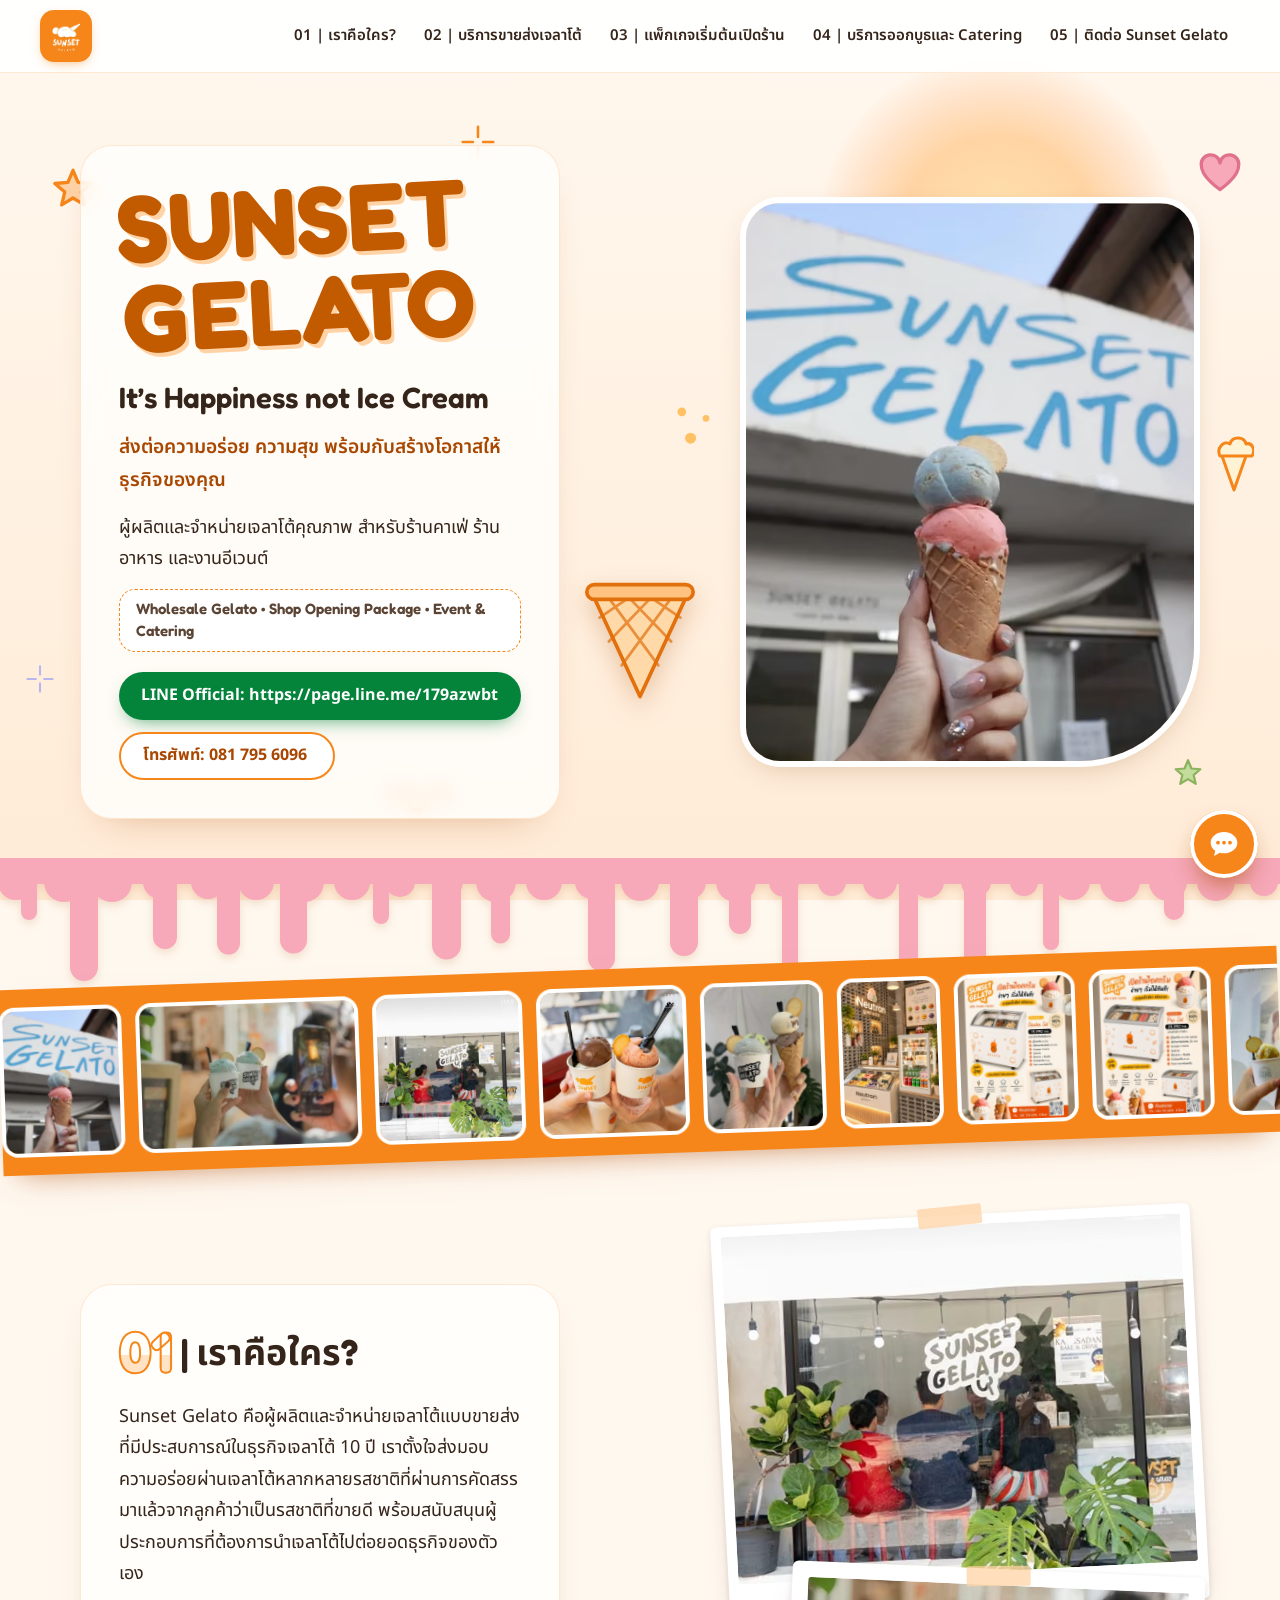
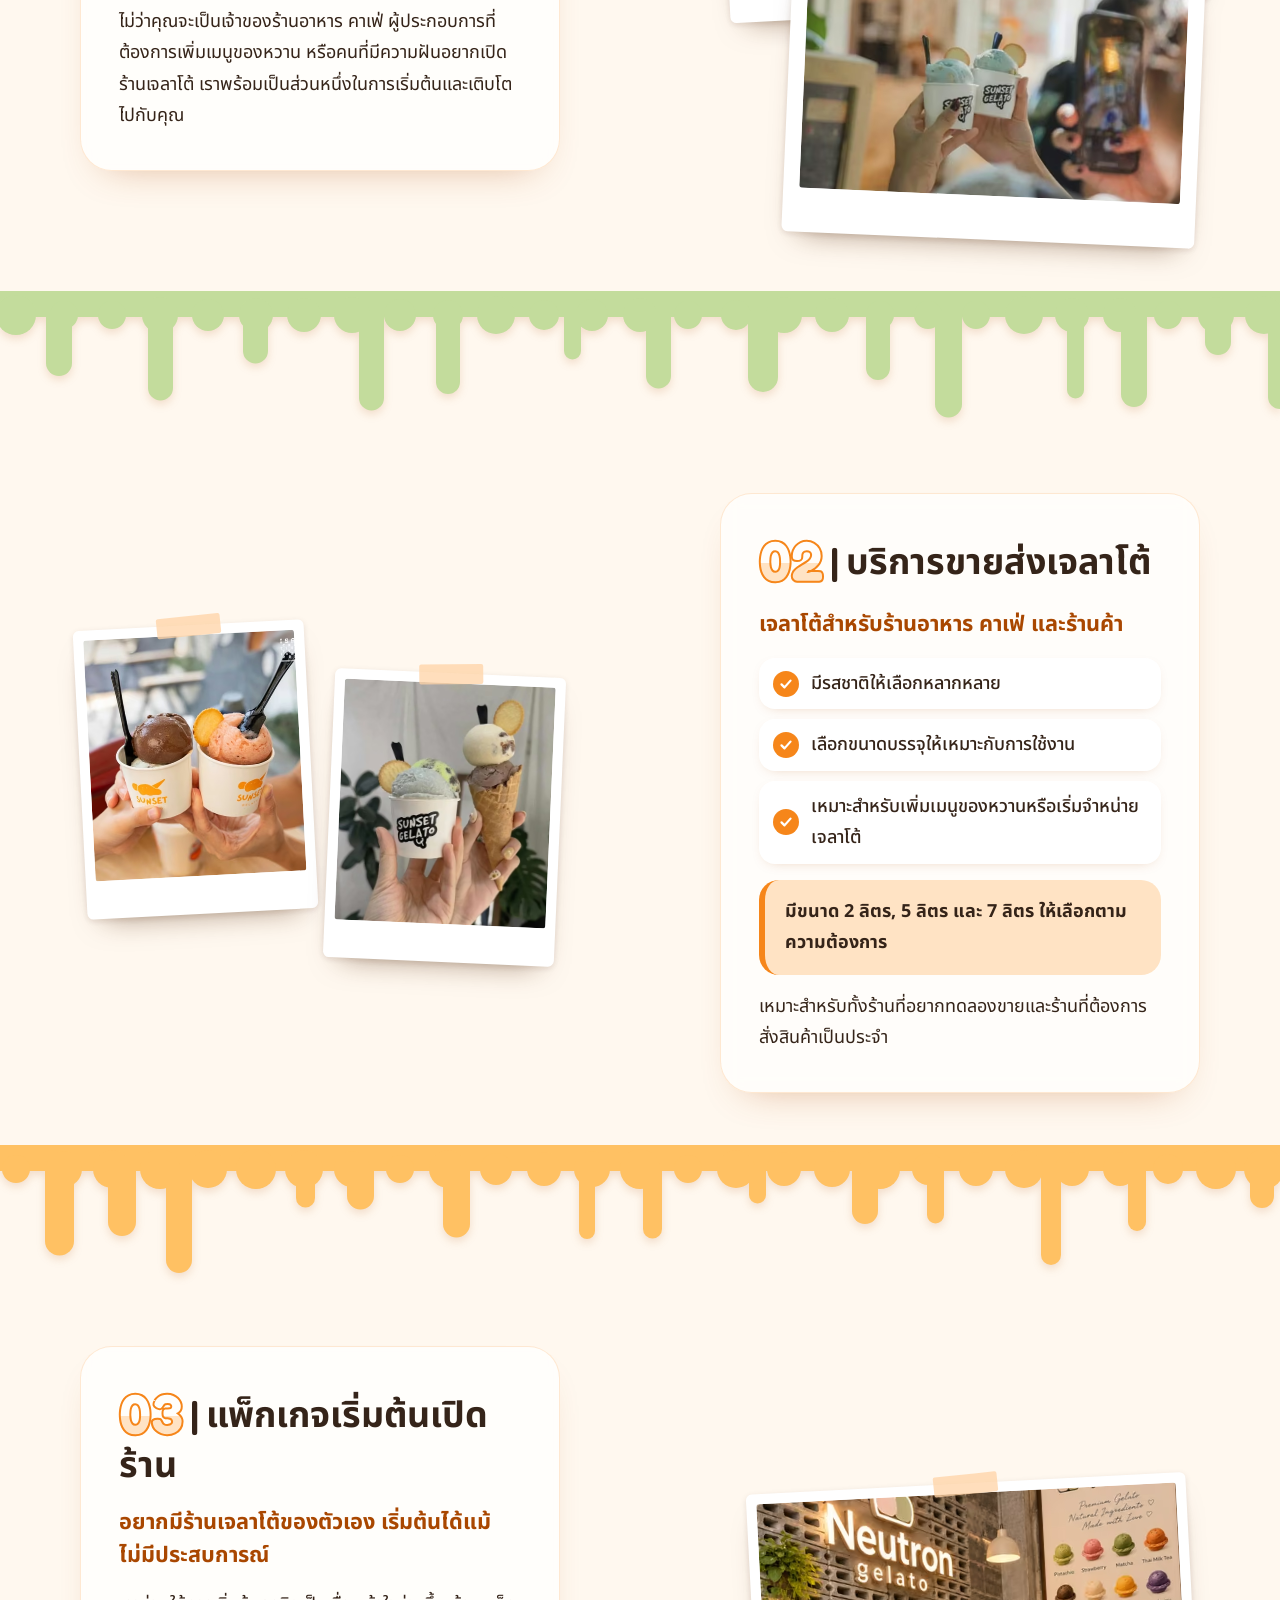
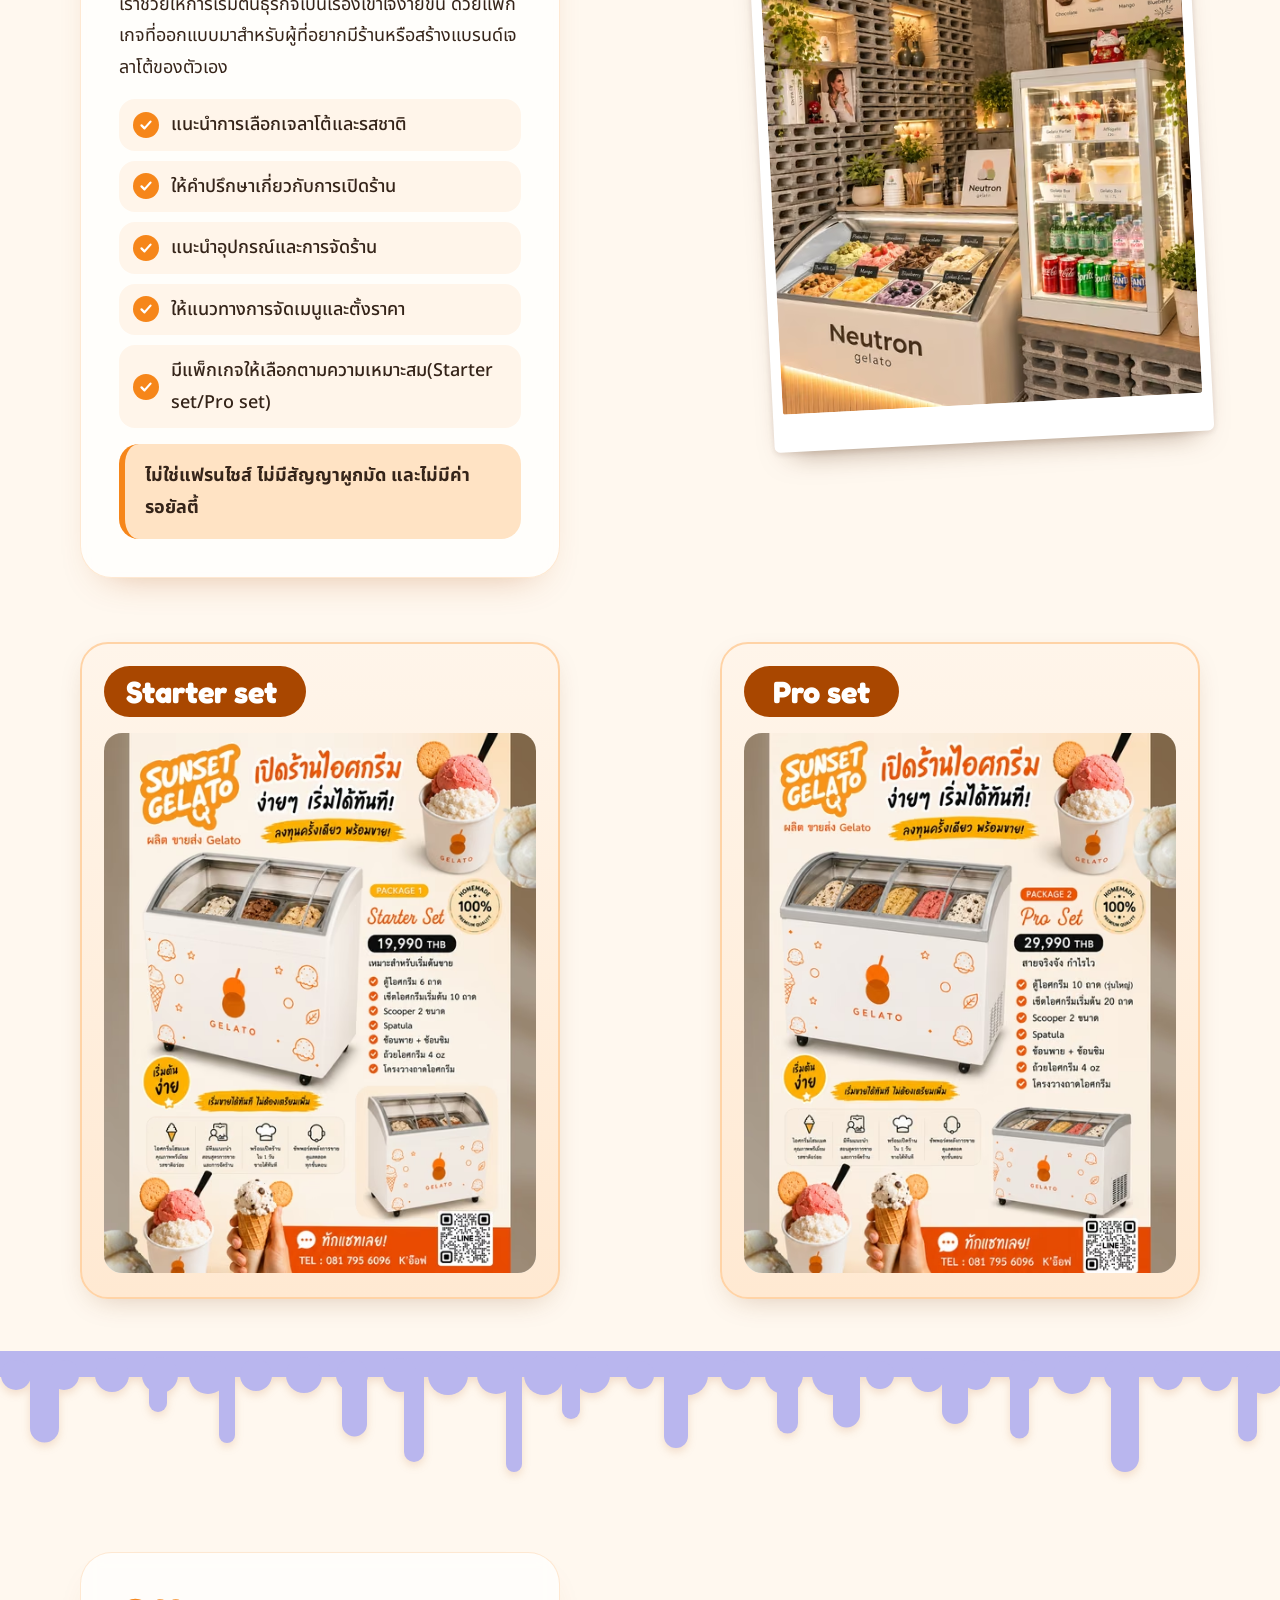
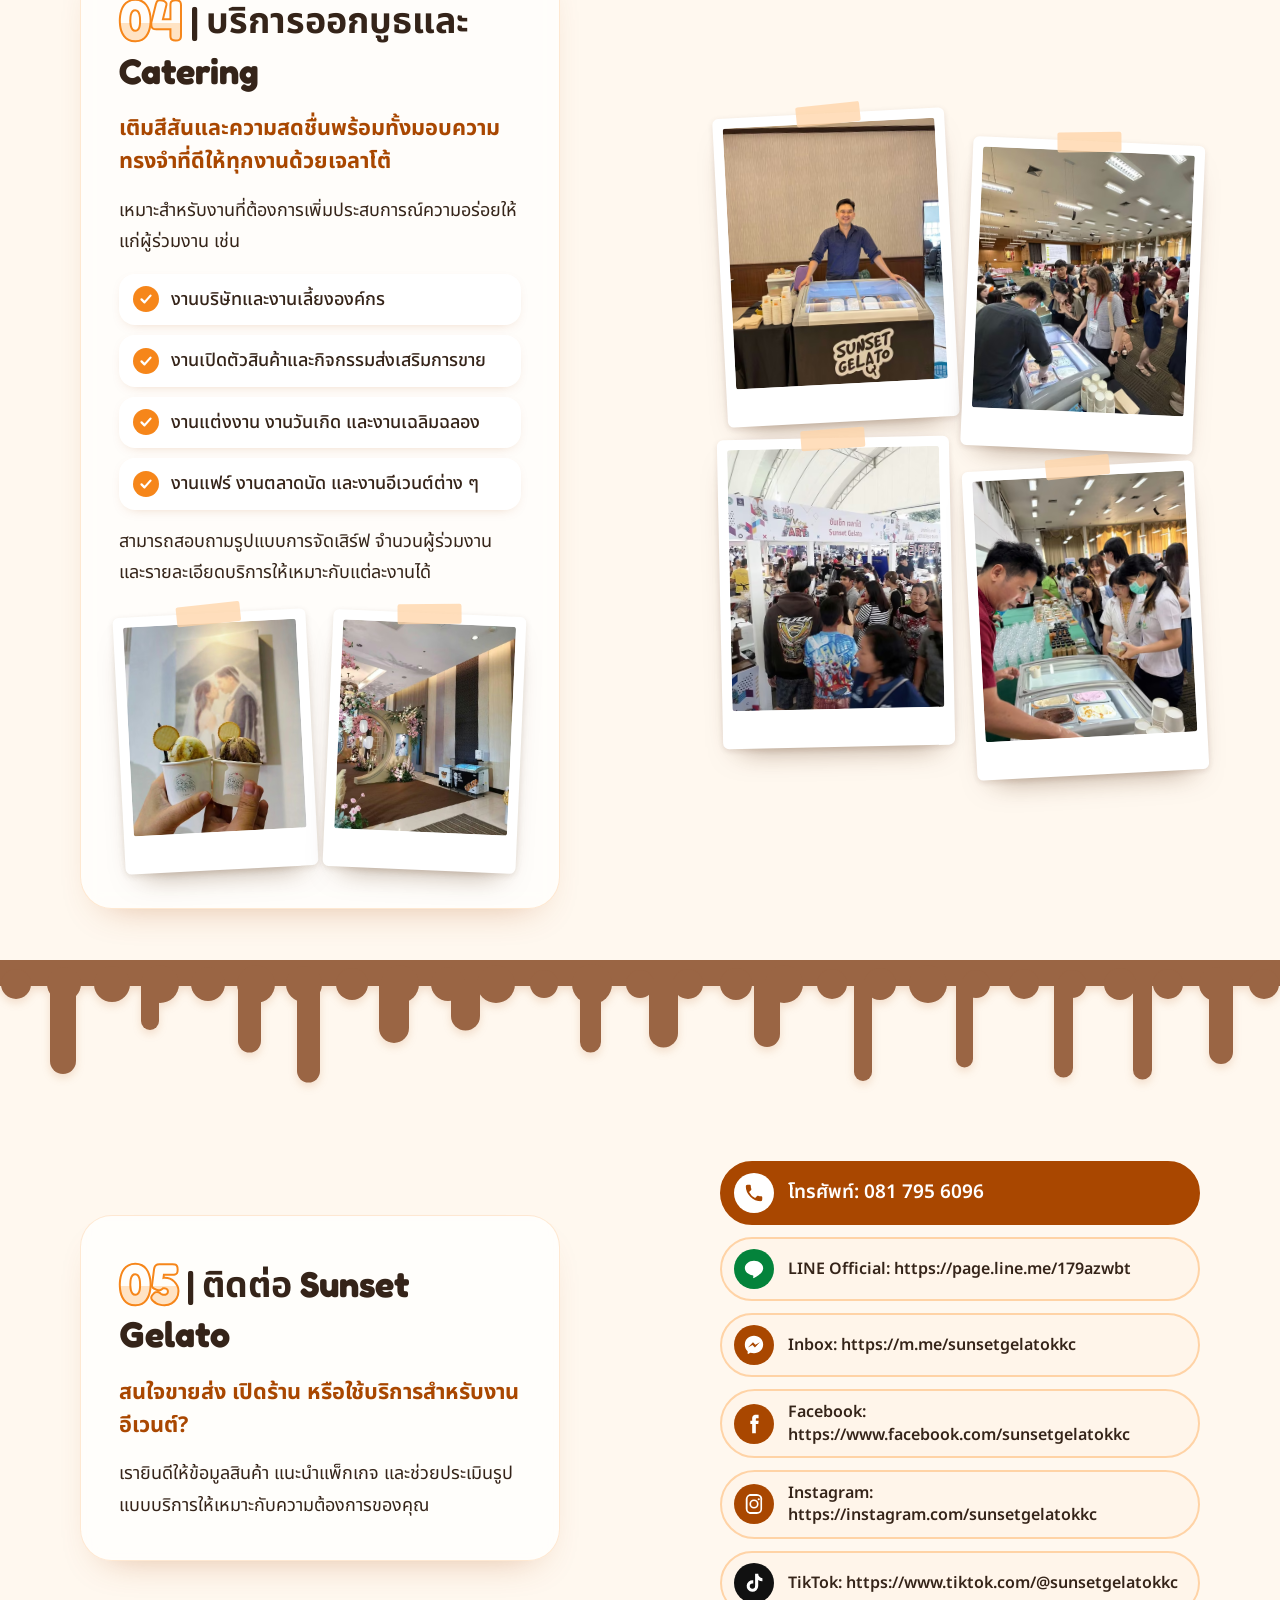
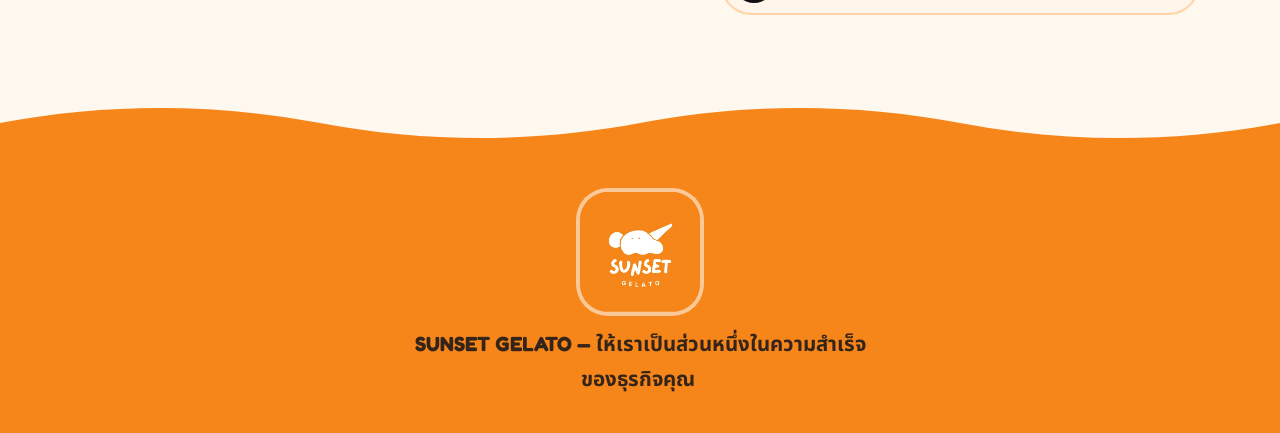
<file: index.html>
<!doctype html>
<html lang="th">
<head>
<meta charset="utf-8">
<meta http-equiv="refresh" content="0; url=site/">
<link rel="canonical" href="site/">
<script>location.replace('site/' + location.hash)</script>
</head>
<body></body>
</html>
</file>
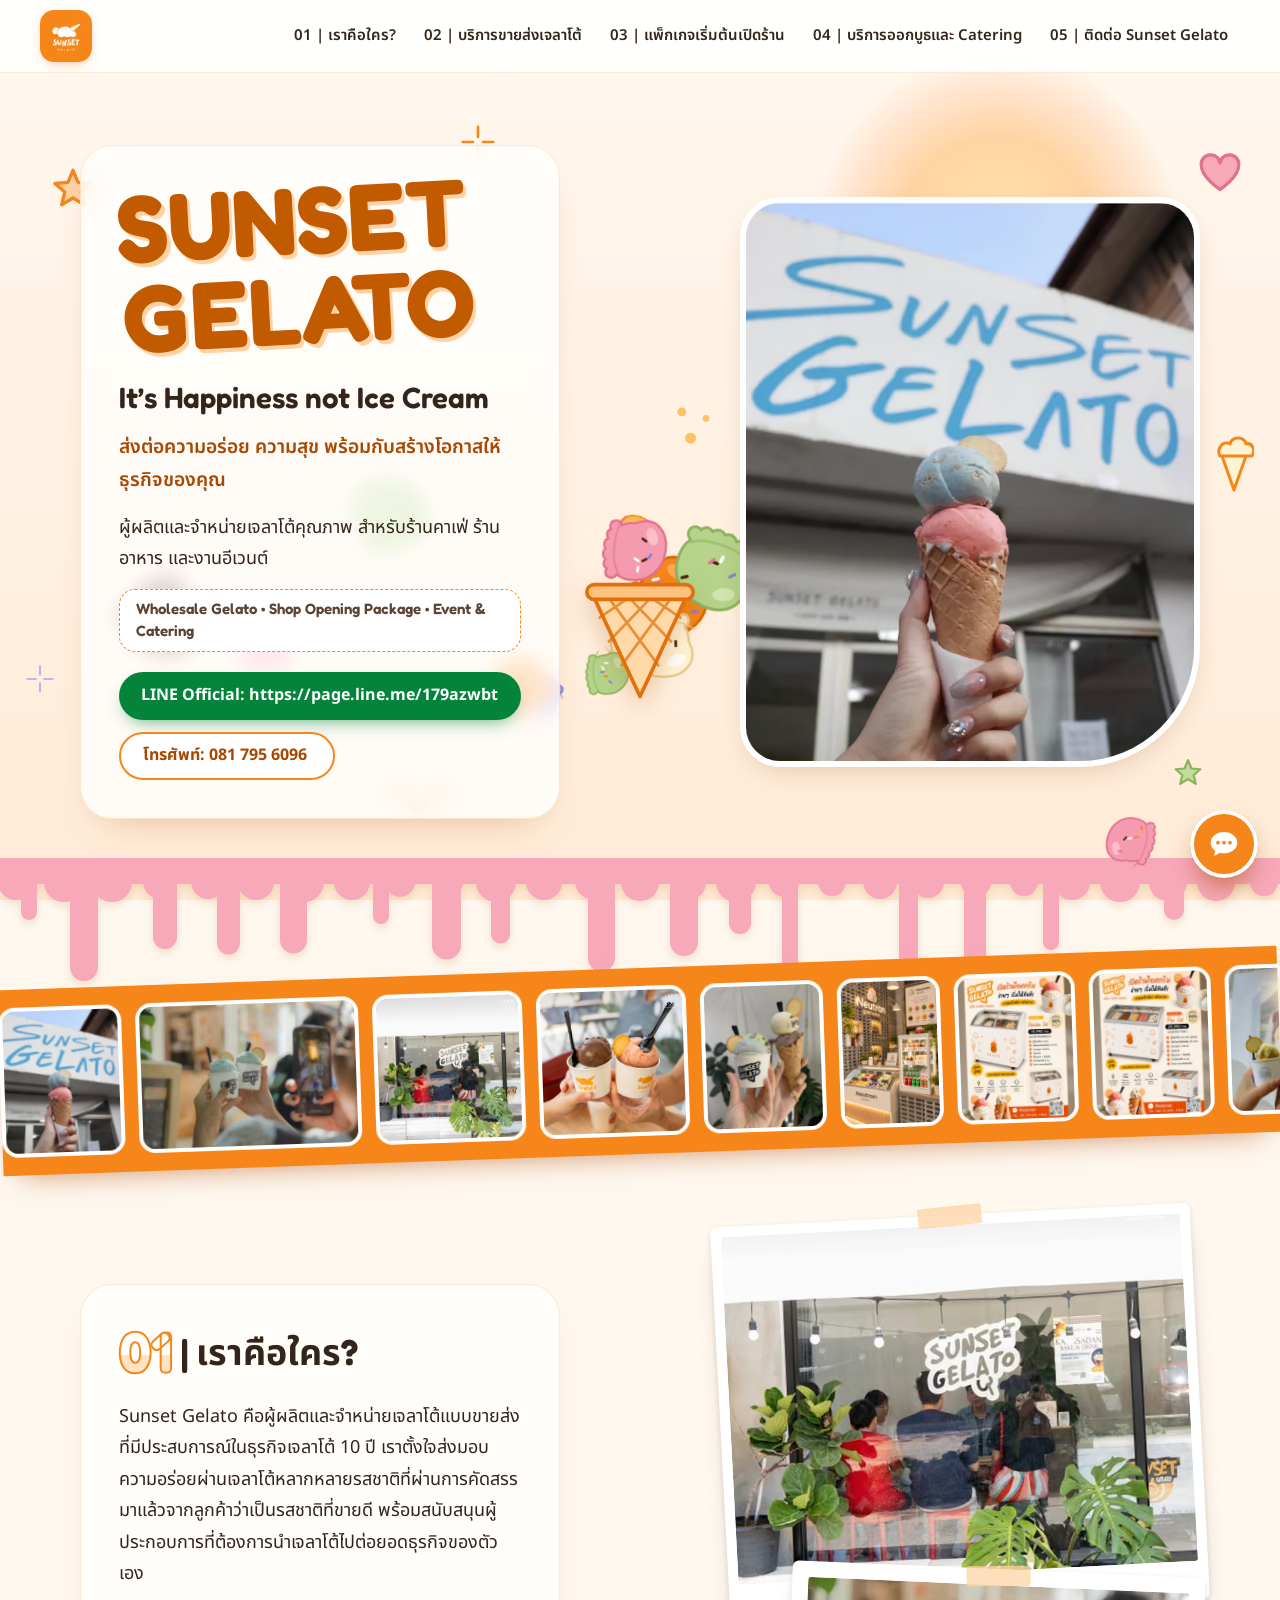
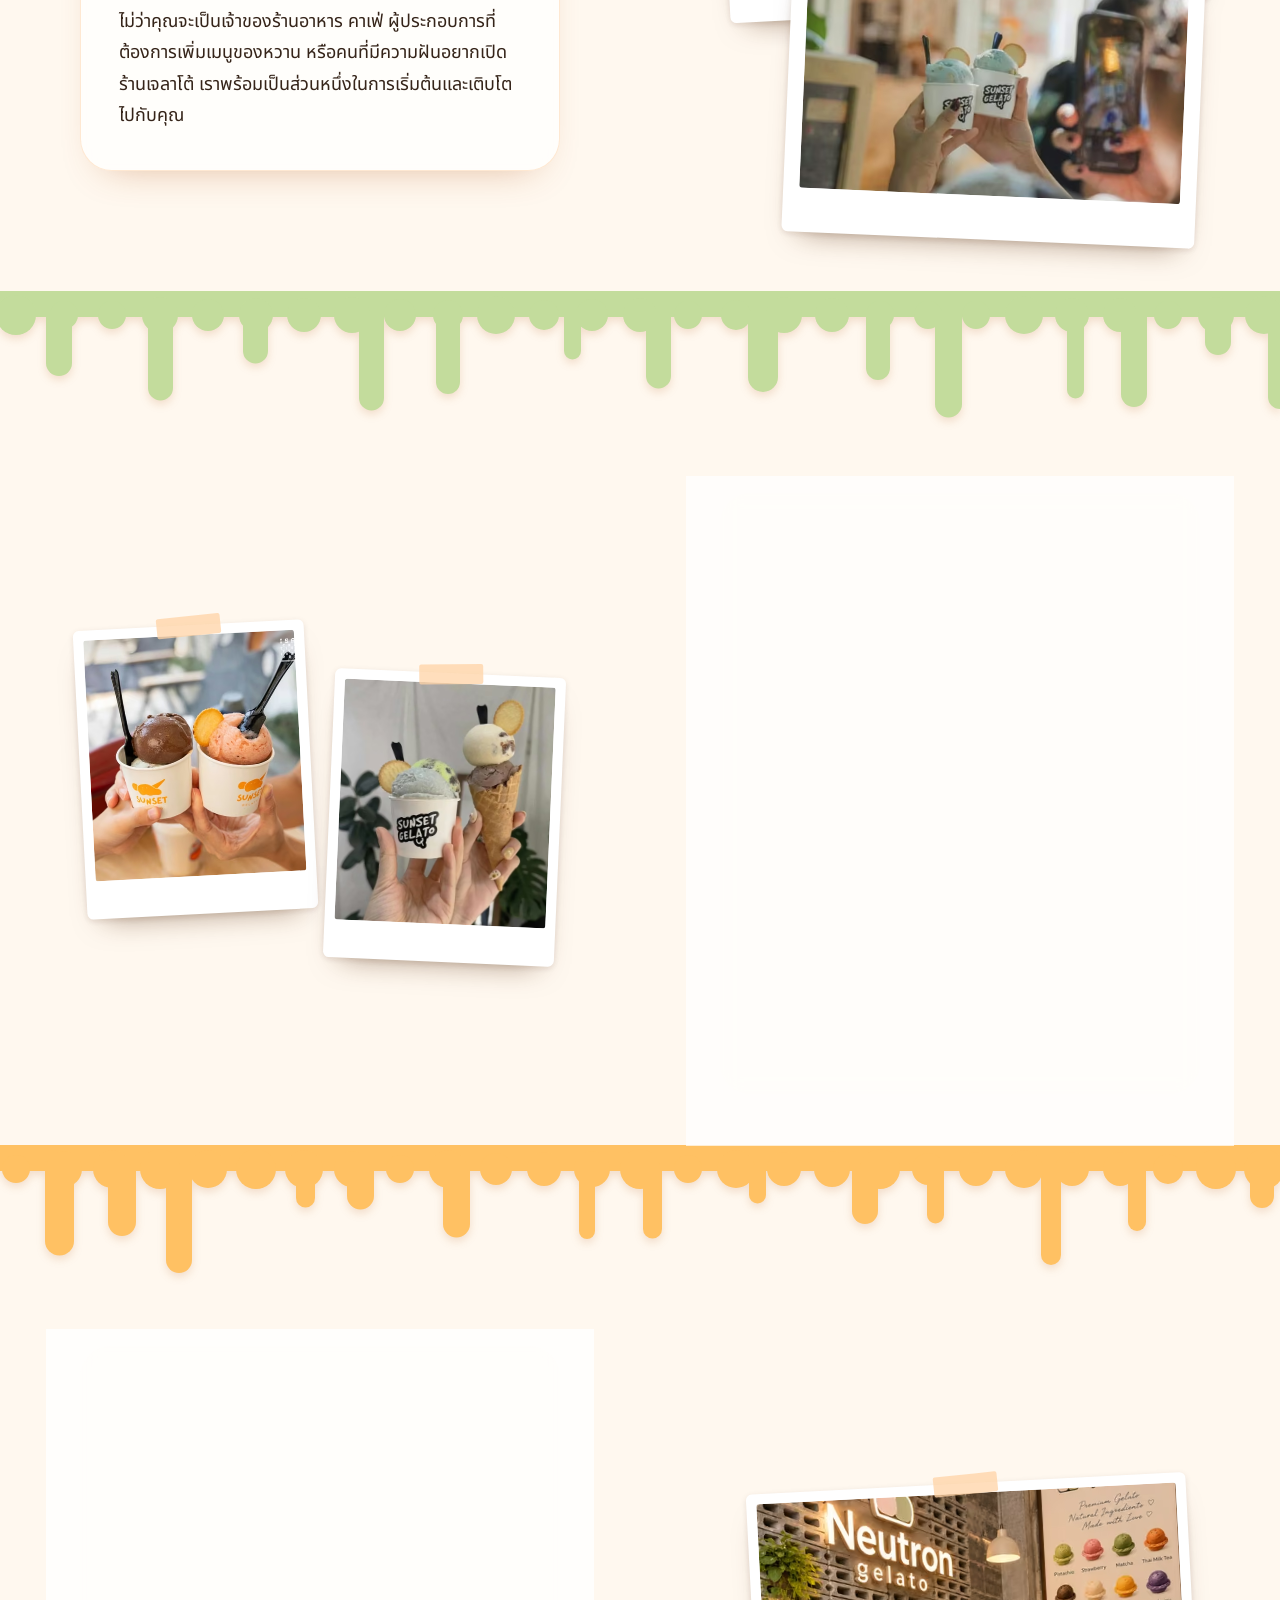
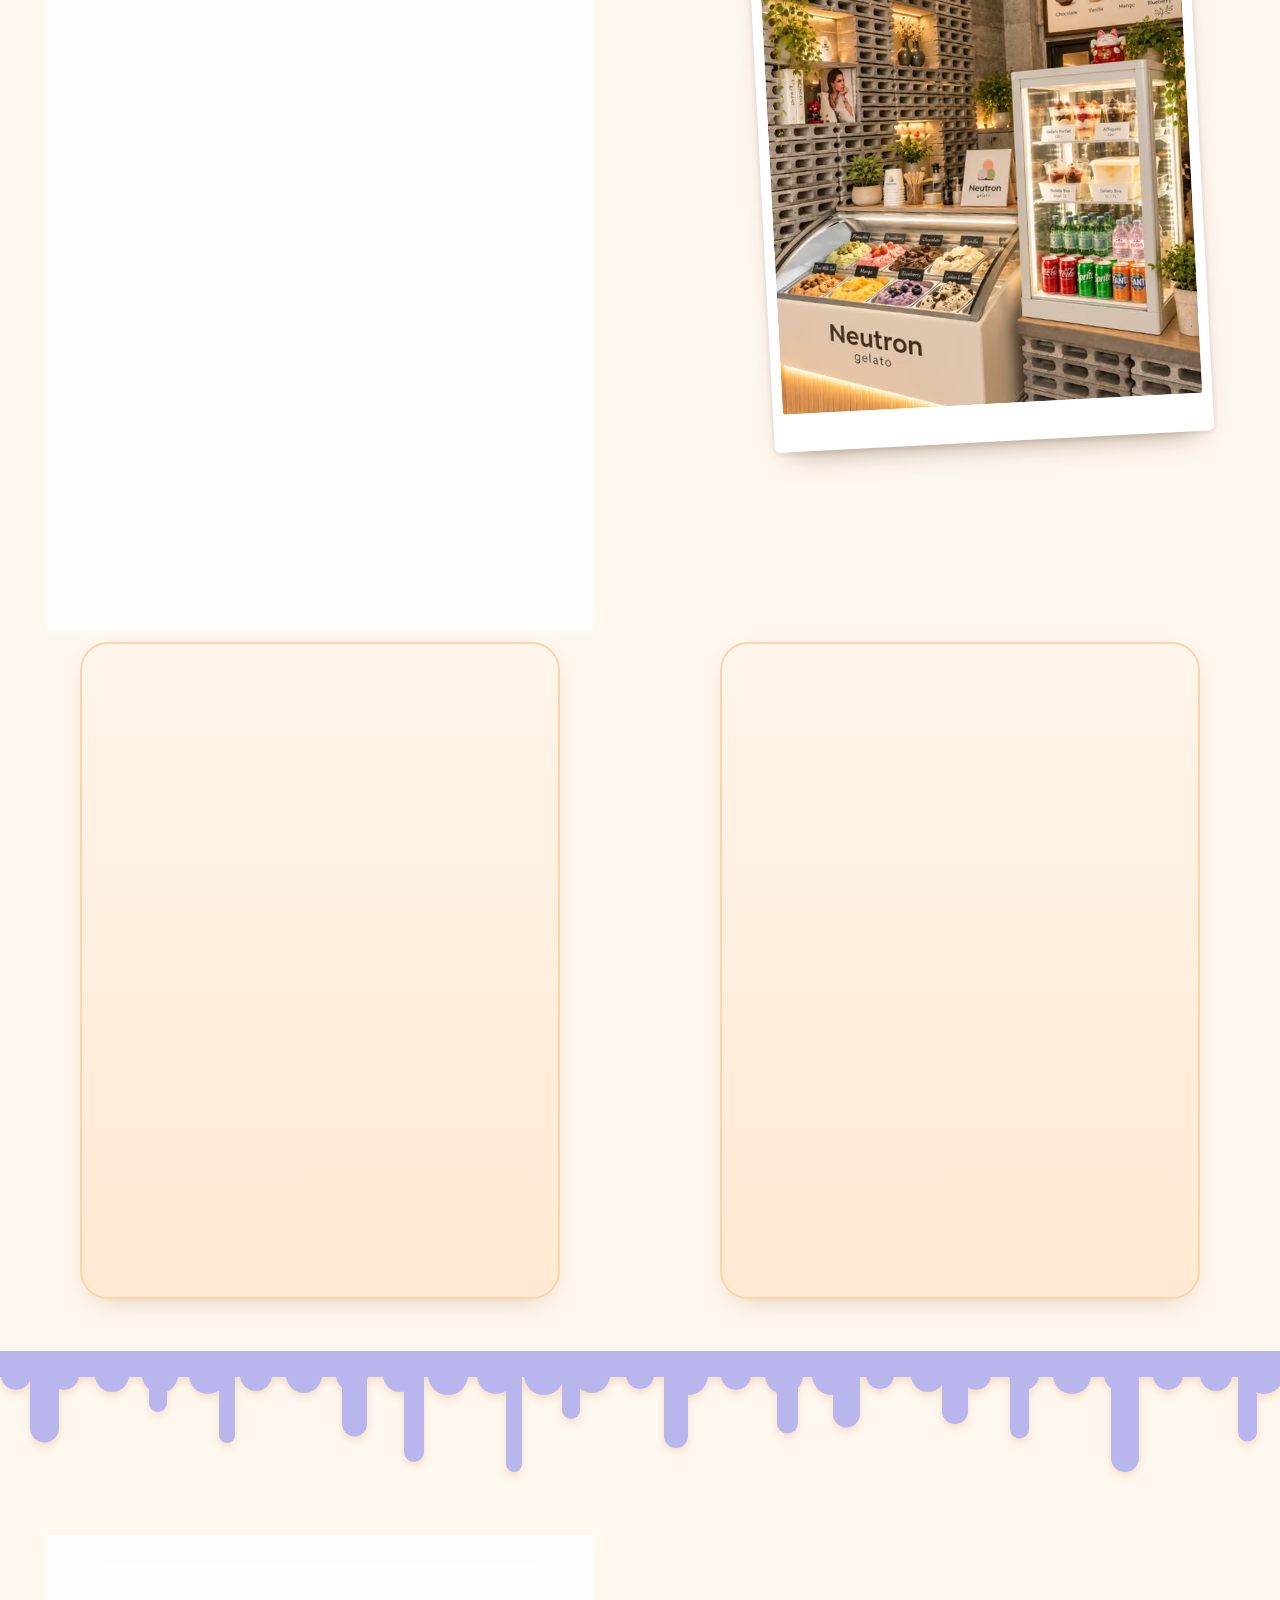
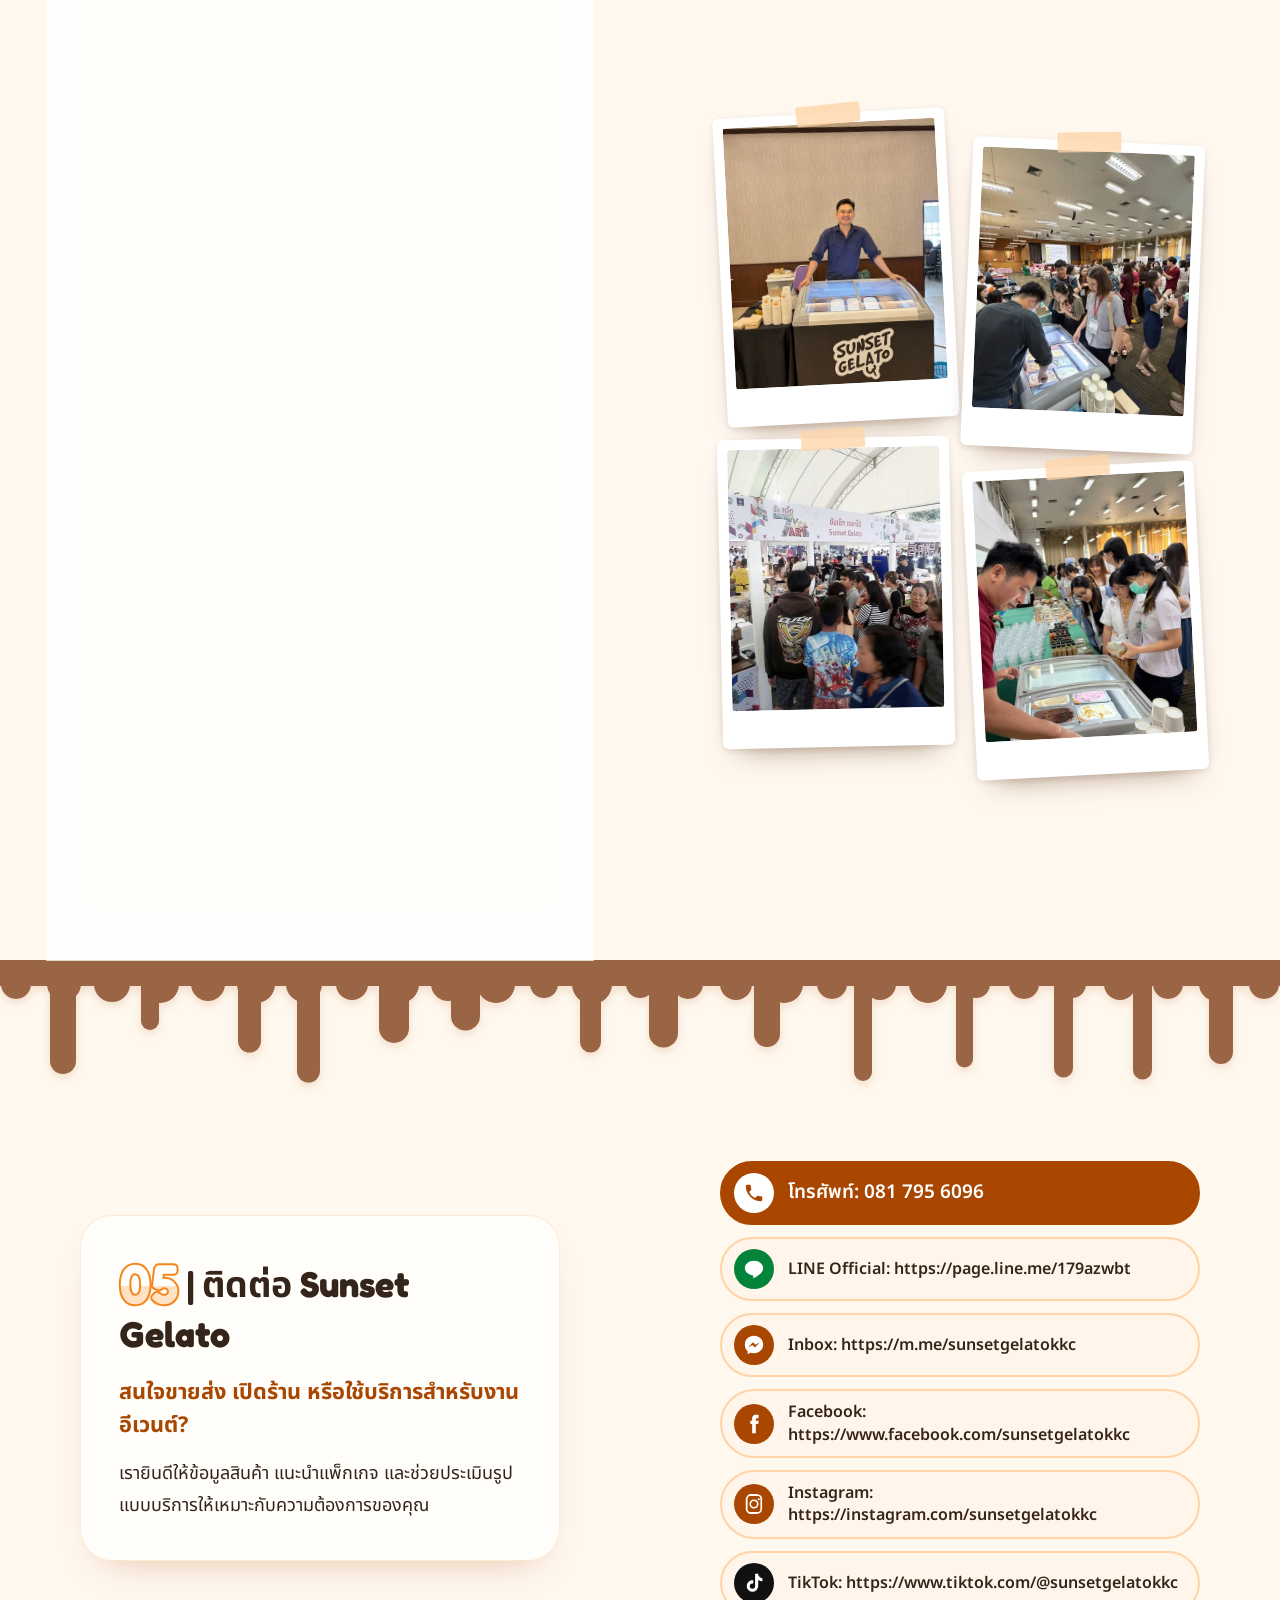
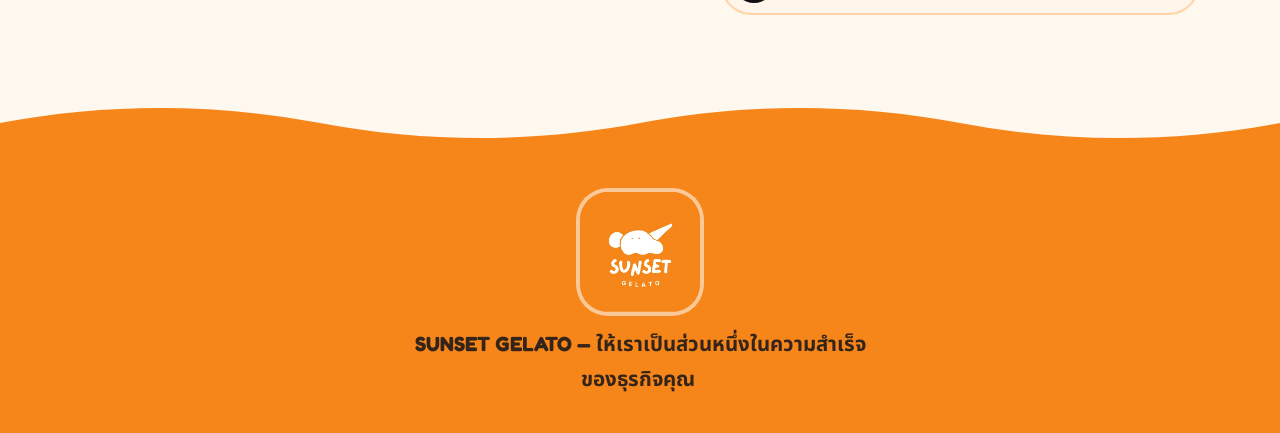
<file: site/index.html>
<!doctype html>
<html lang="th">
<head>
<meta charset="utf-8">
<meta name="viewport" content="width=device-width, initial-scale=1">
<title>SUNSET GELATO </title>
<meta name="description" content="ผู้ผลิตและจำหน่ายเจลาโต้คุณภาพ สำหรับร้านคาเฟ่ ร้านอาหาร และงานอีเวนต์ ">
<meta name="theme-color" content="#F6861A">
<meta property="og:type" content="website">
<meta property="og:title" content="SUNSET GELATO ">
<meta property="og:description" content="ผู้ผลิตและจำหน่ายเจลาโต้คุณภาพ สำหรับร้านคาเฟ่ ร้านอาหาร และงานอีเวนต์ ">
<meta property="og:image" content="assets/img/image1-1200.webp">
<meta name="twitter:card" content="summary_large_image">
<link rel="icon" type="image/png" sizes="64x64" href="assets/favicon-64.png">
<link rel="apple-touch-icon" href="assets/apple-touch-icon.png">
<link rel="preconnect" href="https://fonts.googleapis.com">
<link rel="preconnect" href="https://fonts.gstatic.com" crossorigin>
<link rel="stylesheet" href="https://fonts.googleapis.com/css2?family=Fredoka:wght@500;600;700&family=Noto+Sans+Thai:wght@400;500;600;700;800&display=swap">
<link rel="stylesheet" href="styles.css">
<script>document.documentElement.classList.add('js')</script>
</head>
<body>

<header class="site-header" id="top">
  <div class="header-inner">
    <a class="brand" href="#hero"><img src="assets/logo.webp" alt="SUNSET GELATO " width="447" height="447"></a>
    <button class="nav-toggle" type="button" aria-expanded="false" aria-controls="site-nav" aria-label="เมนู">
      <span class="bars" aria-hidden="true"><span></span><span></span><span></span></span>
    </button>
    <nav class="site-nav" id="site-nav">
      <ul>
        <li><a href="#about" data-p="6">01 | เราคือใคร?</a></li>
        <li><a href="#wholesale" data-p="14">02 | บริการขายส่งเจลาโต้ </a></li>
        <li><a href="#packages" data-p="22">03 | แพ็กเกจเริ่มต้นเปิดร้าน </a></li>
        <li><a href="#catering" data-p="41">04 | บริการออกบูธและ Catering </a></li>
        <li><a href="#contact" data-p="59">05 | ติดต่อ Sunset Gelato </a></li>
      </ul>
    </nav>
  </div>
</header>

<div class="sky" aria-hidden="true"><div class="sun"></div></div>
<div class="scoop-layer" aria-hidden="true"></div>
<div class="trail-layer" aria-hidden="true"></div>
<div class="cone-dock" aria-hidden="true">
  <div class="cone-catch">
    <div class="stack"></div>
    <svg class="cone-svg" viewBox="0 0 120 130" focusable="false">
      <g stroke="#E2700C" stroke-width="4" stroke-linejoin="round" stroke-linecap="round">
        <path d="M8 14 L60 126 L112 14 Z" fill="#FFD9A8"/>
        <path d="M24 16 L80 92 M44 14 L94 66 M66 14 L104 40 M96 16 L40 92 M76 14 L26 66 M54 14 L16 40" fill="none" stroke-width="3" opacity=".7"/>
        <rect x="2" y="4" width="116" height="16" rx="8" fill="#FFC27F"/>
      </g>
    </svg>
  </div>
</div>


<main>

<!-- HERO -->
<section class="hero" id="hero">
  <div class="doodles" aria-hidden="true">
    <svg class="dd dd-star" style="--depth:22" viewBox="0 0 40 40"><path d="M20 3l4.6 11 11.9 1-9 7.8 2.8 11.6L20 28.2 9.7 34.4l2.8-11.6-9-7.8 11.9-1z"/></svg>
    <svg class="dd dd-spark" style="--depth:-30" viewBox="0 0 40 40"><path d="M20 2v12M20 26v12M2 20h12M26 20h12"/></svg>
    <svg class="dd dd-cone" style="--depth:16" viewBox="0 0 40 60"><path d="M8 22 L20 56 L32 22"/><path d="M6 22c-4-8 4-16 10-12 2-8 14-8 16 0 6-2 10 6 6 12z"/></svg>
    <svg class="dd dd-heart" style="--depth:-18" viewBox="0 0 40 36"><path d="M20 33S3 22 3 11a8.5 8.5 0 0 1 17-2 8.5 8.5 0 0 1 17 2c0 11-17 22-17 22z"/></svg>
    <svg class="dd dd-swirl" style="--depth:28" viewBox="0 0 60 30"><path d="M3 20c8-14 16-14 18 0s12 12 16 0 14-12 20 2"/></svg>
    <svg class="dd dd-dots" style="--depth:-12" viewBox="0 0 40 40"><circle cx="8" cy="8" r="4"/><circle cx="30" cy="14" r="3"/><circle cx="16" cy="32" r="5"/></svg>
    <svg class="dd dd-star2" style="--depth:-26" viewBox="0 0 40 40"><path d="M20 3l4.6 11 11.9 1-9 7.8 2.8 11.6L20 28.2 9.7 34.4l2.8-11.6-9-7.8 11.9-1z"/></svg>
    <svg class="dd dd-spark2" style="--depth:20" viewBox="0 0 40 40"><path d="M20 2v12M20 26v12M2 20h12M26 20h12"/></svg>
  </div>
  <div class="wrap split hero-grid">
    <div class="hero-copy">
      <h1 class="hero-title" data-p="0" data-reveal style="--d:0">SUNSET GELATO </h1>
      <p class="hero-tag" data-p="1" data-reveal style="--d:1">It’s Happiness not Ice Cream </p>
      <p class="hero-lead" data-p="2" data-reveal style="--d:2">ส่งต่อความอร่อย ความสุข พร้อมกับสร้างโอกาสให้ธุรกิจของคุณ </p>
      <p data-p="3" data-reveal style="--d:3">ผู้ผลิตและจำหน่ายเจลาโต้คุณภาพ สำหรับร้านคาเฟ่ ร้านอาหาร และงานอีเวนต์ </p>
      <p class="hero-services" data-p="4" data-reveal style="--d:4">Wholesale Gelato • Shop Opening Package • Event &amp; Catering </p>
      <div class="hero-actions" data-reveal style="--d:5">
        <a class="btn btn-line" href="https://page.line.me/179azwbt" target="_blank" rel="noopener noreferrer"><span data-p="63">LINE Official: https://page.line.me/179azwbt </span></a>
        <a class="btn btn-ghost" href="tel:0817956096"><span data-p="62">โทรศัพท์: 081 795 6096 </span></a>
      </div>
    </div>
    <div class="lane" aria-hidden="true"></div>
    <div class="hero-media" data-reveal="up-sm" style="--d:1">
      <button class="zoom frame frame-hero" type="button" data-full="assets/original/image4.png" data-w="727" data-h="901"><picture><source type="image/avif" srcset="assets/img/image4-480.avif 480w, assets/img/image4-727.avif 727w" sizes="(min-width: 1024px) 460px, (min-width: 768px) 40vw, 88vw"><source type="image/webp" srcset="assets/img/image4-480.webp 480w, assets/img/image4-727.webp 727w" sizes="(min-width: 1024px) 460px, (min-width: 768px) 40vw, 88vw"><img src="assets/img/image4-727.webp" alt="SUNSET GELATO " width="727" height="901" loading="eager" fetchpriority="high" decoding="async" data-src-name="image4.png"></picture></button>
    </div>
  </div>
</section>

<div class="wave wave-cream-white" aria-hidden="true">
  <svg class="drip-edge" viewBox="0 0 1440 140" preserveAspectRatio="xMidYMin slice" aria-hidden="true" focusable="false"><g fill="#F7A9BA"><rect x="0" y="0" width="1440" height="26"/><circle cx="0" cy="24" r="17"/><circle cx="48" cy="24" r="20"/><circle cx="96" cy="24" r="18"/><circle cx="144" cy="24" r="20"/><circle cx="192" cy="24" r="20"/><circle cx="240" cy="24" r="17"/><circle cx="288" cy="24" r="17"/><circle cx="336" cy="24" r="18"/><circle cx="384" cy="24" r="20"/><circle cx="432" cy="24" r="18"/><circle cx="480" cy="24" r="15"/><circle cx="528" cy="24" r="15"/><circle cx="576" cy="24" r="20"/><circle cx="624" cy="24" r="18"/><circle cx="672" cy="24" r="17"/><circle cx="720" cy="24" r="19"/><circle cx="768" cy="24" r="18"/><circle cx="816" cy="24" r="20"/><circle cx="864" cy="24" r="15"/><circle cx="912" cy="24" r="14"/><circle cx="960" cy="24" r="17"/><circle cx="1008" cy="24" r="16"/><circle cx="1056" cy="24" r="15"/><circle cx="1104" cy="24" r="14"/><circle cx="1152" cy="24" r="18"/><circle cx="1200" cy="24" r="20"/><circle cx="1248" cy="24" r="19"/><circle cx="1296" cy="24" r="19"/><circle cx="1344" cy="24" r="14"/><circle cx="1392" cy="24" r="18"/><circle cx="1440" cy="24" r="17"/><path class="drip-line" style="animation-delay:-2.5s;animation-duration:6.5s" d="M40 20 V70 a11.5 11.5 0 0 0 23 0 V20 Z"/><path class="drip-line" style="animation-delay:-0.8s;animation-duration:4.7s" d="M101 20 V54 a8.0 8.0 0 0 0 16 0 V20 Z"/><path class="drip-line" style="animation-delay:-1.3s;animation-duration:5.8s" d="M150 20 V109 a14.0 14.0 0 0 0 28 0 V20 Z"/><path class="drip-line" style="animation-delay:-2.6s;animation-duration:5.5s" d="M233 20 V79 a12.0 12.0 0 0 0 24 0 V20 Z"/><path class="drip-line" style="animation-delay:-1.6s;animation-duration:5.7s" d="M297 20 V85 a11.5 11.5 0 0 0 23 0 V20 Z"/><path class="drip-line" style="animation-delay:-1.3s;animation-duration:4.7s" d="M360 20 V82 a13.5 13.5 0 0 0 27 0 V20 Z"/><path class="drip-line" style="animation-delay:-2.3s;animation-duration:4.3s" d="M453 20 V58 a8.0 8.0 0 0 0 16 0 V20 Z"/><path class="drip-line" style="animation-delay:-1.5s;animation-duration:6.9s" d="M512 20 V87 a14.5 14.5 0 0 0 29 0 V20 Z"/><path class="drip-line" style="animation-delay:-3.7s;animation-duration:4.2s" d="M571 20 V76 a9.5 9.5 0 0 0 19 0 V20 Z"/><path class="drip-line" style="animation-delay:-1.7s;animation-duration:5.7s" d="M668 20 V100 a13.5 13.5 0 0 0 27 0 V20 Z"/><path class="drip-line" style="animation-delay:-1.3s;animation-duration:4.9s" d="M750 20 V84 a14.0 14.0 0 0 0 28 0 V20 Z"/><path class="drip-line" style="animation-delay:-0.5s;animation-duration:6.1s" d="M809 20 V65 a11.0 11.0 0 0 0 22 0 V20 Z"/><path class="drip-line" style="animation-delay:-3.2s;animation-duration:4.5s" d="M862 20 V109 a8.0 8.0 0 0 0 16 0 V20 Z"/><path class="drip-line" style="animation-delay:-2.0s;animation-duration:7.0s" d="M979 20 V107 a9.5 9.5 0 0 0 19 0 V20 Z"/><path class="drip-line" style="animation-delay:-0.5s;animation-duration:5.3s" d="M1044 20 V99 a11.0 11.0 0 0 0 22 0 V20 Z"/><path class="drip-line" style="animation-delay:-3.5s;animation-duration:6.9s" d="M1123 20 V84 a8.0 8.0 0 0 0 16 0 V20 Z"/><path class="drip-line" style="animation-delay:-0.8s;animation-duration:5.2s" d="M1244 20 V52 a10.0 10.0 0 0 0 20 0 V20 Z"/><path class="drip-line" style="animation-delay:-0.2s;animation-duration:4.4s" d="M1371 20 V62 a13.0 13.0 0 0 0 26 0 V20 Z"/></g></svg>
</div>

<div class="photo-strip" aria-hidden="true"><ul class="strip-track"><li><picture><source type="image/avif" srcset="assets/img/image4-480.avif"><img src="assets/img/image4-480.webp" alt="" width="480" height="595" loading="lazy" decoding="async"></picture></li><li><picture><source type="image/avif" srcset="assets/img/image6-480.avif"><img src="assets/img/image6-480.webp" alt="" width="480" height="316" loading="lazy" decoding="async"></picture></li><li><picture><source type="image/avif" srcset="assets/img/image3-480.avif"><img src="assets/img/image3-480.webp" alt="" width="480" height="480" loading="lazy" decoding="async"></picture></li><li><picture><source type="image/avif" srcset="assets/img/image1-480.avif"><img src="assets/img/image1-480.webp" alt="" width="480" height="480" loading="lazy" decoding="async"></picture></li><li><picture><source type="image/avif" srcset="assets/img/image10-480.avif"><img src="assets/img/image10-480.webp" alt="" width="480" height="593" loading="lazy" decoding="async"></picture></li><li><picture><source type="image/avif" srcset="assets/img/image7-480.avif"><img src="assets/img/image7-480.webp" alt="" width="480" height="720" loading="lazy" decoding="async"></picture></li><li><picture><source type="image/avif" srcset="assets/img/image5-480.avif"><img src="assets/img/image5-480.webp" alt="" width="480" height="600" loading="lazy" decoding="async"></picture></li><li><picture><source type="image/avif" srcset="assets/img/image8-480.avif"><img src="assets/img/image8-480.webp" alt="" width="480" height="600" loading="lazy" decoding="async"></picture></li><li><picture><source type="image/avif" srcset="assets/img/image2-480.avif"><img src="assets/img/image2-480.webp" alt="" width="480" height="640" loading="lazy" decoding="async"></picture></li><li><picture><source type="image/avif" srcset="assets/img/image9-480.avif"><img src="assets/img/image9-480.webp" alt="" width="480" height="640" loading="lazy" decoding="async"></picture></li><li><picture><source type="image/avif" srcset="assets/img/image13-480.avif"><img src="assets/img/image13-480.webp" alt="" width="480" height="640" loading="lazy" decoding="async"></picture></li><li><picture><source type="image/avif" srcset="assets/img/image14-480.avif"><img src="assets/img/image14-480.webp" alt="" width="480" height="640" loading="lazy" decoding="async"></picture></li><li><picture><source type="image/avif" srcset="assets/img/image11-480.avif"><img src="assets/img/image11-480.webp" alt="" width="480" height="593" loading="lazy" decoding="async"></picture></li><li><picture><source type="image/avif" srcset="assets/img/image12-480.avif"><img src="assets/img/image12-480.webp" alt="" width="480" height="640" loading="lazy" decoding="async"></picture></li><li><picture><source type="image/avif" srcset="assets/img/image4-480.avif"><img src="assets/img/image4-480.webp" alt="" width="480" height="595" loading="lazy" decoding="async"></picture></li><li><picture><source type="image/avif" srcset="assets/img/image6-480.avif"><img src="assets/img/image6-480.webp" alt="" width="480" height="316" loading="lazy" decoding="async"></picture></li><li><picture><source type="image/avif" srcset="assets/img/image3-480.avif"><img src="assets/img/image3-480.webp" alt="" width="480" height="480" loading="lazy" decoding="async"></picture></li><li><picture><source type="image/avif" srcset="assets/img/image1-480.avif"><img src="assets/img/image1-480.webp" alt="" width="480" height="480" loading="lazy" decoding="async"></picture></li><li><picture><source type="image/avif" srcset="assets/img/image10-480.avif"><img src="assets/img/image10-480.webp" alt="" width="480" height="593" loading="lazy" decoding="async"></picture></li><li><picture><source type="image/avif" srcset="assets/img/image7-480.avif"><img src="assets/img/image7-480.webp" alt="" width="480" height="720" loading="lazy" decoding="async"></picture></li><li><picture><source type="image/avif" srcset="assets/img/image5-480.avif"><img src="assets/img/image5-480.webp" alt="" width="480" height="600" loading="lazy" decoding="async"></picture></li><li><picture><source type="image/avif" srcset="assets/img/image8-480.avif"><img src="assets/img/image8-480.webp" alt="" width="480" height="600" loading="lazy" decoding="async"></picture></li><li><picture><source type="image/avif" srcset="assets/img/image2-480.avif"><img src="assets/img/image2-480.webp" alt="" width="480" height="640" loading="lazy" decoding="async"></picture></li><li><picture><source type="image/avif" srcset="assets/img/image9-480.avif"><img src="assets/img/image9-480.webp" alt="" width="480" height="640" loading="lazy" decoding="async"></picture></li><li><picture><source type="image/avif" srcset="assets/img/image13-480.avif"><img src="assets/img/image13-480.webp" alt="" width="480" height="640" loading="lazy" decoding="async"></picture></li><li><picture><source type="image/avif" srcset="assets/img/image14-480.avif"><img src="assets/img/image14-480.webp" alt="" width="480" height="640" loading="lazy" decoding="async"></picture></li><li><picture><source type="image/avif" srcset="assets/img/image11-480.avif"><img src="assets/img/image11-480.webp" alt="" width="480" height="593" loading="lazy" decoding="async"></picture></li><li><picture><source type="image/avif" srcset="assets/img/image12-480.avif"><img src="assets/img/image12-480.webp" alt="" width="480" height="640" loading="lazy" decoding="async"></picture></li></ul></div>

<!-- 01 ABOUT -->
<section class="sec sec-white" id="about">
  <div class="wrap split">
    <div class="col-text">
      <h2 class="sec-head" data-p="6" data-reveal style="--d:0"><span class="sec-num">01</span><span class="sec-title"> | เราคือใคร?</span></h2>
      <p data-p="9" data-reveal style="--d:1">Sunset Gelato คือผู้ผลิตและจำหน่ายเจลาโต้แบบขายส่ง ที่มีประสบการณ์ในธุรกิจเจลาโต้ 10 ปี เราตั้งใจส่งมอบความอร่อยผ่านเจลาโต้หลากหลายรสชาติที่ผ่านการคัดสรรมาแล้วจากลูกค้าว่าเป็นรสชาติที่ขายดี พร้อมสนับสนุนผู้ประกอบการที่ต้องการนำเจลาโต้ไปต่อยอดธุรกิจของตัวเอง </p>
      <p data-p="10" data-reveal style="--d:2">ไม่ว่าคุณจะเป็นเจ้าของร้านอาหาร คาเฟ่ ผู้ประกอบการที่ต้องการเพิ่มเมนูของหวาน หรือคนที่มีความฝันอยากเปิดร้านเจลาโต้ เราพร้อมเป็นส่วนหนึ่งในการเริ่มต้นและเติบโตไปกับคุณ </p>
    </div>
    <div class="lane" aria-hidden="true"></div>
    <div class="col-media about-media">
      <button class="zoom frame about-main" type="button" data-reveal="right" style="--d:1" data-full="assets/original/image3.jpg" data-w="1500" data-h="1500"><picture><source type="image/avif" srcset="assets/img/image3-480.avif 480w, assets/img/image3-800.avif 800w, assets/img/image3-1200.avif 1200w, assets/img/image3-1500.avif 1500w" sizes="(min-width: 1024px) 460px, (min-width: 768px) 42vw, 88vw"><source type="image/webp" srcset="assets/img/image3-480.webp 480w, assets/img/image3-800.webp 800w, assets/img/image3-1200.webp 1200w, assets/img/image3-1500.webp 1500w" sizes="(min-width: 1024px) 460px, (min-width: 768px) 42vw, 88vw"><img src="assets/img/image3-800.webp" alt="01 | เราคือใคร?" width="1500" height="1500" loading="lazy" decoding="async" data-src-name="image3.jpg"></picture></button>
      <button class="zoom frame about-sub" type="button" data-reveal="right" style="--d:2" data-full="assets/original/image6.jpg" data-w="1206" data-h="793"><picture><source type="image/avif" srcset="assets/img/image6-480.avif 480w, assets/img/image6-800.avif 800w, assets/img/image6-1200.avif 1200w, assets/img/image6-1206.avif 1206w" sizes="(min-width: 1024px) 420px, (min-width: 768px) 40vw, 80vw"><source type="image/webp" srcset="assets/img/image6-480.webp 480w, assets/img/image6-800.webp 800w, assets/img/image6-1200.webp 1200w, assets/img/image6-1206.webp 1206w" sizes="(min-width: 1024px) 420px, (min-width: 768px) 40vw, 80vw"><img src="assets/img/image6-800.webp" alt="01 | เราคือใคร?" width="1206" height="793" loading="lazy" decoding="async" data-src-name="image6.jpg"></picture></button>
    </div>
  </div>
</section>

<div class="wave wave-white-cream" aria-hidden="true">
  <svg class="drip-edge" viewBox="0 0 1440 140" preserveAspectRatio="xMidYMin slice" aria-hidden="true" focusable="false"><g fill="#C3DC9C"><rect x="0" y="0" width="1440" height="26"/><circle cx="0" cy="24" r="20"/><circle cx="48" cy="24" r="16"/><circle cx="96" cy="24" r="20"/><circle cx="144" cy="24" r="14"/><circle cx="192" cy="24" r="14"/><circle cx="240" cy="24" r="18"/><circle cx="288" cy="24" r="16"/><circle cx="336" cy="24" r="17"/><circle cx="384" cy="24" r="17"/><circle cx="432" cy="24" r="18"/><circle cx="480" cy="24" r="16"/><circle cx="528" cy="24" r="15"/><circle cx="576" cy="24" r="19"/><circle cx="624" cy="24" r="15"/><circle cx="672" cy="24" r="16"/><circle cx="720" cy="24" r="17"/><circle cx="768" cy="24" r="14"/><circle cx="816" cy="24" r="15"/><circle cx="864" cy="24" r="18"/><circle cx="912" cy="24" r="17"/><circle cx="960" cy="24" r="14"/><circle cx="1008" cy="24" r="14"/><circle cx="1056" cy="24" r="14"/><circle cx="1104" cy="24" r="19"/><circle cx="1152" cy="24" r="17"/><circle cx="1200" cy="24" r="17"/><circle cx="1248" cy="24" r="14"/><circle cx="1296" cy="24" r="18"/><circle cx="1344" cy="24" r="19"/><circle cx="1392" cy="24" r="19"/><circle cx="1440" cy="24" r="17"/><path class="drip-line" style="animation-delay:-0.8s;animation-duration:4.1s" d="M21 20 V57 a14.0 14.0 0 0 0 28 0 V20 Z"/><path class="drip-line" style="animation-delay:-2.5s;animation-duration:6.9s" d="M126 20 V72 a13.0 13.0 0 0 0 26 0 V20 Z"/><path class="drip-line" style="animation-delay:-3.9s;animation-duration:4.8s" d="M228 20 V97 a12.5 12.5 0 0 0 25 0 V20 Z"/><path class="drip-line" style="animation-delay:-3.3s;animation-duration:4.5s" d="M323 20 V60 a12.5 12.5 0 0 0 25 0 V20 Z"/><path class="drip-line" style="animation-delay:-2.7s;animation-duration:4.5s" d="M439 20 V107 a12.5 12.5 0 0 0 25 0 V20 Z"/><path class="drip-line" style="animation-delay:-2.7s;animation-duration:5.6s" d="M516 20 V91 a12.0 12.0 0 0 0 24 0 V20 Z"/><path class="drip-line" style="animation-delay:-0.4s;animation-duration:4.1s" d="M644 20 V60 a8.5 8.5 0 0 0 17 0 V20 Z"/><path class="drip-line" style="animation-delay:-3.3s;animation-duration:5.0s" d="M726 20 V85 a12.5 12.5 0 0 0 25 0 V20 Z"/><path class="drip-line" style="animation-delay:-2.2s;animation-duration:6.7s" d="M828 20 V86 a15.0 15.0 0 0 0 30 0 V20 Z"/><path class="drip-line" style="animation-delay:-1.0s;animation-duration:4.3s" d="M946 20 V77 a12.0 12.0 0 0 0 24 0 V20 Z"/><path class="drip-line" style="animation-delay:-1.0s;animation-duration:5.6s" d="M1015 20 V113 a13.5 13.5 0 0 0 27 0 V20 Z"/><path class="drip-line" style="animation-delay:-0.7s;animation-duration:6.9s" d="M1147 20 V99 a8.5 8.5 0 0 0 17 0 V20 Z"/><path class="drip-line" style="animation-delay:-1.6s;animation-duration:4.5s" d="M1201 20 V103 a13.0 13.0 0 0 0 26 0 V20 Z"/><path class="drip-line" style="animation-delay:-3.9s;animation-duration:6.4s" d="M1285 20 V51 a13.0 13.0 0 0 0 26 0 V20 Z"/><path class="drip-line" style="animation-delay:-3.0s;animation-duration:5.0s" d="M1348 20 V106 a12.0 12.0 0 0 0 24 0 V20 Z"/></g></svg>
</div>

<!-- 02 WHOLESALE -->
<section class="sec sec-cream" id="wholesale">
  <div class="wrap split split-rev">
    <div class="col-media wholesale-media">
      <button class="zoom frame" type="button" data-reveal="fade" style="--d:0" data-full="assets/original/image1.jpg" data-w="1500" data-h="1500"><picture><source type="image/avif" srcset="assets/img/image1-480.avif 480w, assets/img/image1-800.avif 800w, assets/img/image1-1200.avif 1200w, assets/img/image1-1500.avif 1500w" sizes="(min-width: 1024px) 230px, (min-width: 768px) 20vw, 44vw"><source type="image/webp" srcset="assets/img/image1-480.webp 480w, assets/img/image1-800.webp 800w, assets/img/image1-1200.webp 1200w, assets/img/image1-1500.webp 1500w" sizes="(min-width: 1024px) 230px, (min-width: 768px) 20vw, 44vw"><img src="assets/img/image1-800.webp" alt="02 | บริการขายส่งเจลาโต้ " width="1500" height="1500" loading="lazy" decoding="async" data-src-name="image1.jpg"></picture></button>
      <button class="zoom frame ws-offset" type="button" data-reveal="fade" style="--d:1" data-full="assets/original/image10.jpg" data-w="1206" data-h="1491"><picture><source type="image/avif" srcset="assets/img/image10-480.avif 480w, assets/img/image10-800.avif 800w, assets/img/image10-1200.avif 1200w, assets/img/image10-1206.avif 1206w" sizes="(min-width: 1024px) 230px, (min-width: 768px) 20vw, 44vw"><source type="image/webp" srcset="assets/img/image10-480.webp 480w, assets/img/image10-800.webp 800w, assets/img/image10-1200.webp 1200w, assets/img/image10-1206.webp 1206w" sizes="(min-width: 1024px) 230px, (min-width: 768px) 20vw, 44vw"><img src="assets/img/image10-800.webp" alt="02 | บริการขายส่งเจลาโต้ " width="1206" height="1491" loading="lazy" decoding="async" data-src-name="image10.jpg"></picture></button>
    </div>
    <div class="lane" aria-hidden="true"></div>
    <div class="col-text">
      <h2 class="sec-head" data-p="14" data-reveal style="--d:0"><span class="sec-num">02</span><span class="sec-title"> | บริการขายส่งเจลาโต้ </span></h2>
      <h3 class="sub-lead" data-p="16" data-reveal style="--d:1">เจลาโต้สำหรับร้านอาหาร คาเฟ่ และร้านค้า </h3>
      <ul class="ticks">
        <li data-p="17" data-reveal style="--d:2">มีรสชาติให้เลือกหลากหลาย </li>
        <li data-p="18" data-reveal style="--d:3">เลือกขนาดบรรจุให้เหมาะกับการใช้งาน </li>
        <li data-p="19" data-reveal style="--d:4">เหมาะสำหรับเพิ่มเมนูของหวานหรือเริ่มจำหน่ายเจลาโต้ </li>
      </ul>
      <p class="highlight" data-p="20" data-reveal style="--d:5">มีขนาด 2 ลิตร, 5 ลิตร และ 7 ลิตร ให้เลือกตามความต้องการ </p>
      <p data-p="21" data-reveal style="--d:6">เหมาะสำหรับทั้งร้านที่อยากทดลองขายและร้านที่ต้องการสั่งสินค้าเป็นประจำ </p>
    </div>
  </div>
</section>

<div class="wave wave-cream-white" aria-hidden="true">
  <svg class="drip-edge" viewBox="0 0 1440 140" preserveAspectRatio="xMidYMin slice" aria-hidden="true" focusable="false"><g fill="#FFC163"><rect x="0" y="0" width="1440" height="26"/><circle cx="0" cy="24" r="19"/><circle cx="48" cy="24" r="18"/><circle cx="96" cy="24" r="14"/><circle cx="144" cy="24" r="18"/><circle cx="192" cy="24" r="19"/><circle cx="240" cy="24" r="20"/><circle cx="288" cy="24" r="19"/><circle cx="336" cy="24" r="20"/><circle cx="384" cy="24" r="19"/><circle cx="432" cy="24" r="18"/><circle cx="480" cy="24" r="14"/><circle cx="528" cy="24" r="19"/><circle cx="576" cy="24" r="16"/><circle cx="624" cy="24" r="17"/><circle cx="672" cy="24" r="18"/><circle cx="720" cy="24" r="20"/><circle cx="768" cy="24" r="14"/><circle cx="816" cy="24" r="19"/><circle cx="864" cy="24" r="17"/><circle cx="912" cy="24" r="18"/><circle cx="960" cy="24" r="20"/><circle cx="1008" cy="24" r="16"/><circle cx="1056" cy="24" r="17"/><circle cx="1104" cy="24" r="19"/><circle cx="1152" cy="24" r="17"/><circle cx="1200" cy="24" r="17"/><circle cx="1248" cy="24" r="15"/><circle cx="1296" cy="24" r="20"/><circle cx="1344" cy="24" r="20"/><circle cx="1392" cy="24" r="14"/><circle cx="1440" cy="24" r="14"/><path class="drip-line" style="animation-delay:-3.7s;animation-duration:5.9s" d="M23 20 V86 a8.5 8.5 0 0 0 17 0 V20 Z"/><path class="drip-line" style="animation-delay:-2.6s;animation-duration:5.7s" d="M125 20 V96 a14.5 14.5 0 0 0 29 0 V20 Z"/><path class="drip-line" style="animation-delay:-2.0s;animation-duration:4.2s" d="M188 20 V77 a14.0 14.0 0 0 0 28 0 V20 Z"/><path class="drip-line" style="animation-delay:-3.6s;animation-duration:4.2s" d="M246 20 V115 a13.0 13.0 0 0 0 26 0 V20 Z"/><path class="drip-line" style="animation-delay:-1.3s;animation-duration:5.6s" d="M376 20 V53 a9.5 9.5 0 0 0 19 0 V20 Z"/><path class="drip-line" style="animation-delay:-3.6s;animation-duration:4.7s" d="M427 20 V51 a13.5 13.5 0 0 0 27 0 V20 Z"/><path class="drip-line" style="animation-delay:-2.0s;animation-duration:6.7s" d="M523 20 V79 a13.5 13.5 0 0 0 27 0 V20 Z"/><path class="drip-line" style="animation-delay:-1.1s;animation-duration:4.6s" d="M659 20 V86 a8.0 8.0 0 0 0 16 0 V20 Z"/><path class="drip-line" style="animation-delay:-2.5s;animation-duration:4.1s" d="M723 20 V84 a9.5 9.5 0 0 0 19 0 V20 Z"/><path class="drip-line" style="animation-delay:-1.1s;animation-duration:4.7s" d="M829 20 V50 a8.5 8.5 0 0 0 17 0 V20 Z"/><path class="drip-line" style="animation-delay:-1.4s;animation-duration:4.1s" d="M932 20 V66 a13.0 13.0 0 0 0 26 0 V20 Z"/><path class="drip-line" style="animation-delay:-2.5s;animation-duration:6.0s" d="M1007 20 V70 a8.5 8.5 0 0 0 17 0 V20 Z"/><path class="drip-line" style="animation-delay:-0.1s;animation-duration:4.5s" d="M1121 20 V110 a10.0 10.0 0 0 0 20 0 V20 Z"/><path class="drip-line" style="animation-delay:-0.4s;animation-duration:4.5s" d="M1208 20 V77 a9.0 9.0 0 0 0 18 0 V20 Z"/><path class="drip-line" style="animation-delay:-1.4s;animation-duration:4.2s" d="M1330 20 V51 a12.0 12.0 0 0 0 24 0 V20 Z"/><path class="drip-line" style="animation-delay:-1.6s;animation-duration:4.9s" d="M1390 20 V71 a9.5 9.5 0 0 0 19 0 V20 Z"/></g></svg>
</div>

<!-- 03 PACKAGES -->
<section class="sec sec-white" id="packages">
  <div class="wrap split">
    <div class="col-text">
      <h2 class="sec-head" data-p="22" data-reveal style="--d:0"><span class="sec-num">03</span><span class="sec-title"> | แพ็กเกจเริ่มต้นเปิดร้าน </span></h2>
      <h3 class="sub-lead" data-p="24" data-reveal style="--d:1">อยากมีร้านเจลาโต้ของตัวเอง เริ่มต้นได้แม้ไม่มีประสบการณ์ </h3>
      <p data-p="25" data-reveal style="--d:2">เราช่วยให้การเริ่มต้นธุรกิจเป็นเรื่องเข้าใจง่ายขึ้น ด้วยแพ็กเกจที่ออกแบบมาสำหรับผู้ที่อยากมีร้านหรือสร้างแบรนด์เจลาโต้ของตัวเอง </p>
      <ul class="ticks">
        <li data-p="26" data-reveal style="--d:3">แนะนำการเลือกเจลาโต้และรสชาติ </li>
        <li data-p="27" data-reveal style="--d:4">ให้คำปรึกษาเกี่ยวกับการเปิดร้าน </li>
        <li data-p="28" data-reveal style="--d:5">แนะนำอุปกรณ์และการจัดร้าน </li>
        <li data-p="29" data-reveal style="--d:6">ให้แนวทางการจัดเมนูและตั้งราคา </li>
        <li data-p="30" data-reveal style="--d:7">มีแพ็กเกจให้เลือกตามความเหมาะสม(Starter set/Pro set) </li>
      </ul>
      <p class="highlight" data-p="31" data-reveal style="--d:8">ไม่ใช่แฟรนไชส์ ไม่มีสัญญาผูกมัด และไม่มีค่ารอยัลตี้ </p>
    </div>
    <div class="lane" aria-hidden="true"></div>
    <div class="col-media">
      <button class="zoom frame pkg-shop" type="button" data-reveal="fade" style="--d:1" data-full="assets/original/image7.png" data-w="1024" data-h="1536"><picture><source type="image/avif" srcset="assets/img/image7-480.avif 480w, assets/img/image7-800.avif 800w, assets/img/image7-1024.avif 1024w" sizes="(min-width: 1024px) 460px, (min-width: 768px) 42vw, 88vw"><source type="image/webp" srcset="assets/img/image7-480.webp 480w, assets/img/image7-800.webp 800w, assets/img/image7-1024.webp 1024w" sizes="(min-width: 1024px) 460px, (min-width: 768px) 42vw, 88vw"><img src="assets/img/image7-800.webp" alt="03 | แพ็กเกจเริ่มต้นเปิดร้าน " width="1024" height="1536" loading="lazy" decoding="async" data-src-name="image7.png"></picture></button>
    </div>
  </div>

  <div class="wrap split pkg-cards">
    <article class="pkg-card" data-reveal style="--d:0">
      <div class="tilt">
        <h3 class="pkg-name" data-p="32">Starter set </h3>
        <button class="zoom poster" type="button" data-full="assets/original/image5.png" data-w="1080" data-h="1350"><picture><source type="image/avif" srcset="assets/img/image5-480.avif 480w, assets/img/image5-800.avif 800w, assets/img/image5-1080.avif 1080w" sizes="(min-width: 1024px) 440px, (min-width: 768px) 40vw, 88vw"><source type="image/webp" srcset="assets/img/image5-480.webp 480w, assets/img/image5-800.webp 800w, assets/img/image5-1080.webp 1080w" sizes="(min-width: 1024px) 440px, (min-width: 768px) 40vw, 88vw"><img src="assets/img/image5-800.webp" alt="Starter set " width="1080" height="1350" loading="lazy" decoding="async" data-src-name="image5.png"></picture></button>
      </div>
    </article>
    <div class="lane" aria-hidden="true"></div>
    <article class="pkg-card" data-reveal style="--d:1">
      <div class="tilt">
        <h3 class="pkg-name" data-p="37"> Pro set </h3>
        <button class="zoom poster" type="button" data-full="assets/original/image8.png" data-w="1080" data-h="1350"><picture><source type="image/avif" srcset="assets/img/image8-480.avif 480w, assets/img/image8-800.avif 800w, assets/img/image8-1080.avif 1080w" sizes="(min-width: 1024px) 440px, (min-width: 768px) 40vw, 88vw"><source type="image/webp" srcset="assets/img/image8-480.webp 480w, assets/img/image8-800.webp 800w, assets/img/image8-1080.webp 1080w" sizes="(min-width: 1024px) 440px, (min-width: 768px) 40vw, 88vw"><img src="assets/img/image8-800.webp" alt=" Pro set " width="1080" height="1350" loading="lazy" decoding="async" data-src-name="image8.png"></picture></button>
      </div>
    </article>
  </div>
</section>

<div class="wave wave-white-cream" aria-hidden="true">
  <svg class="drip-edge" viewBox="0 0 1440 140" preserveAspectRatio="xMidYMin slice" aria-hidden="true" focusable="false"><g fill="#B9B6EE"><rect x="0" y="0" width="1440" height="26"/><circle cx="0" cy="24" r="17"/><circle cx="48" cy="24" r="16"/><circle cx="96" cy="24" r="15"/><circle cx="144" cy="24" r="15"/><circle cx="192" cy="24" r="17"/><circle cx="240" cy="24" r="18"/><circle cx="288" cy="24" r="19"/><circle cx="336" cy="24" r="16"/><circle cx="384" cy="24" r="18"/><circle cx="432" cy="24" r="16"/><circle cx="480" cy="24" r="17"/><circle cx="528" cy="24" r="20"/><circle cx="576" cy="24" r="19"/><circle cx="624" cy="24" r="20"/><circle cx="672" cy="24" r="18"/><circle cx="720" cy="24" r="14"/><circle cx="768" cy="24" r="20"/><circle cx="816" cy="24" r="15"/><circle cx="864" cy="24" r="19"/><circle cx="912" cy="24" r="20"/><circle cx="960" cy="24" r="14"/><circle cx="1008" cy="24" r="17"/><circle cx="1056" cy="24" r="15"/><circle cx="1104" cy="24" r="15"/><circle cx="1152" cy="24" r="19"/><circle cx="1200" cy="24" r="16"/><circle cx="1248" cy="24" r="15"/><circle cx="1296" cy="24" r="16"/><circle cx="1344" cy="24" r="19"/><circle cx="1392" cy="24" r="19"/><circle cx="1440" cy="24" r="18"/><path class="drip-line" style="animation-delay:-3.1s;animation-duration:4.1s" d="M28 20 V65 a8.0 8.0 0 0 0 16 0 V20 Z"/><path class="drip-line" style="animation-delay:-0.3s;animation-duration:5.1s" d="M110 20 V77 a14.5 14.5 0 0 0 29 0 V20 Z"/><path class="drip-line" style="animation-delay:-0.5s;animation-duration:6.7s" d="M229 20 V52 a9.0 9.0 0 0 0 18 0 V20 Z"/><path class="drip-line" style="animation-delay:-1.3s;animation-duration:5.9s" d="M299 20 V84 a8.0 8.0 0 0 0 16 0 V20 Z"/><path class="drip-line" style="animation-delay:-1.7s;animation-duration:6.4s" d="M422 20 V73 a12.5 12.5 0 0 0 25 0 V20 Z"/><path class="drip-line" style="animation-delay:-0.6s;animation-duration:6.0s" d="M484 20 V101 a10.0 10.0 0 0 0 20 0 V20 Z"/><path class="drip-line" style="animation-delay:-3.4s;animation-duration:4.7s" d="M586 20 V113 a8.0 8.0 0 0 0 16 0 V20 Z"/><path class="drip-line" style="animation-delay:-1.8s;animation-duration:6.2s" d="M642 20 V59 a9.0 9.0 0 0 0 18 0 V20 Z"/><path class="drip-line" style="animation-delay:-2.2s;animation-duration:6.6s" d="M744 20 V85 a12.0 12.0 0 0 0 24 0 V20 Z"/><path class="drip-line" style="animation-delay:-0.6s;animation-duration:4.2s" d="M857 20 V72 a10.5 10.5 0 0 0 21 0 V20 Z"/><path class="drip-line" style="animation-delay:-3.9s;animation-duration:6.1s" d="M913 20 V63 a13.5 13.5 0 0 0 27 0 V20 Z"/><path class="drip-line" style="animation-delay:-2.4s;animation-duration:5.3s" d="M1022 20 V60 a13.0 13.0 0 0 0 26 0 V20 Z"/><path class="drip-line" style="animation-delay:-1.7s;animation-duration:6.2s" d="M1090 20 V78 a9.5 9.5 0 0 0 19 0 V20 Z"/><path class="drip-line" style="animation-delay:-0.3s;animation-duration:6.0s" d="M1191 20 V107 a14.0 14.0 0 0 0 28 0 V20 Z"/><path class="drip-line" style="animation-delay:-1.1s;animation-duration:6.7s" d="M1318 20 V81 a9.5 9.5 0 0 0 19 0 V20 Z"/><path class="drip-line" style="animation-delay:-3.2s;animation-duration:4.9s" d="M1408 20 V98 a14.0 14.0 0 0 0 28 0 V20 Z"/></g></svg>
</div>

<!-- 04 CATERING -->
<section class="sec sec-cream" id="catering">
  <div class="wrap split">
    <div class="col-text">
      <h2 class="sec-head" data-p="41" data-reveal style="--d:0"><span class="sec-num">04</span><span class="sec-title"> | บริการออกบูธและ Catering </span></h2>
      <p class="sub-lead" data-p="52" data-reveal style="--d:1">เติมสีสันและความสดชื่นพร้อมทั้งมอบความทรงจำที่ดีให้ทุกงานด้วยเจลาโต้ </p>
      <p data-p="53" data-reveal style="--d:2">เหมาะสำหรับงานที่ต้องการเพิ่มประสบการณ์ความอร่อยให้แก่ผู้ร่วมงาน เช่น </p>
      <ul class="ticks">
        <li data-p="54" data-reveal style="--d:3">งานบริษัทและงานเลี้ยงองค์กร </li>
        <li data-p="55" data-reveal style="--d:4">งานเปิดตัวสินค้าและกิจกรรมส่งเสริมการขาย </li>
        <li data-p="56" data-reveal style="--d:5">งานแต่งงาน งานวันเกิด และงานเฉลิมฉลอง </li>
        <li data-p="57" data-reveal style="--d:6">งานแฟร์ งานตลาดนัด และงานอีเวนต์ต่าง ๆ </li>
      </ul>
      <p data-p="58" data-reveal style="--d:7">สามารถสอบถามรูปแบบการจัดเสิร์ฟ จำนวนผู้ร่วมงาน และรายละเอียดบริการให้เหมาะกับแต่ละงานได้ </p>
      <div class="gallery gallery-left">
        <button class="zoom frame" type="button" data-reveal="pop" style="--d:0" data-full="assets/original/image2.jpg" data-w="1108" data-h="1477"><picture><source type="image/avif" srcset="assets/img/image2-480.avif 480w, assets/img/image2-800.avif 800w, assets/img/image2-1108.avif 1108w" sizes="(min-width: 1024px) 230px, (min-width: 768px) 20vw, 44vw"><source type="image/webp" srcset="assets/img/image2-480.webp 480w, assets/img/image2-800.webp 800w, assets/img/image2-1108.webp 1108w" sizes="(min-width: 1024px) 230px, (min-width: 768px) 20vw, 44vw"><img src="assets/img/image2-800.webp" alt="04 | บริการออกบูธและ Catering " width="1108" height="1477" loading="lazy" decoding="async" data-src-name="image2.jpg"></picture></button>
        <button class="zoom frame" type="button" data-reveal="pop" style="--d:1" data-full="assets/original/image9.jpg" data-w="960" data-h="1280"><picture><source type="image/avif" srcset="assets/img/image9-480.avif 480w, assets/img/image9-800.avif 800w, assets/img/image9-960.avif 960w" sizes="(min-width: 1024px) 230px, (min-width: 768px) 20vw, 44vw"><source type="image/webp" srcset="assets/img/image9-480.webp 480w, assets/img/image9-800.webp 800w, assets/img/image9-960.webp 960w" sizes="(min-width: 1024px) 230px, (min-width: 768px) 20vw, 44vw"><img src="assets/img/image9-800.webp" alt="04 | บริการออกบูธและ Catering " width="960" height="1280" loading="lazy" decoding="async" data-src-name="image9.jpg"></picture></button>
      </div>
    </div>
    <div class="lane" aria-hidden="true"></div>
    <div class="col-media gallery">
      <button class="zoom frame" type="button" data-reveal="pop" style="--d:0" data-full="assets/original/image13.jpg" data-w="1536" data-h="2048"><picture><source type="image/avif" srcset="assets/img/image13-480.avif 480w, assets/img/image13-800.avif 800w, assets/img/image13-1200.avif 1200w, assets/img/image13-1536.avif 1536w" sizes="(min-width: 1024px) 230px, (min-width: 768px) 20vw, 44vw"><source type="image/webp" srcset="assets/img/image13-480.webp 480w, assets/img/image13-800.webp 800w, assets/img/image13-1200.webp 1200w, assets/img/image13-1536.webp 1536w" sizes="(min-width: 1024px) 230px, (min-width: 768px) 20vw, 44vw"><img src="assets/img/image13-800.webp" alt="04 | บริการออกบูธและ Catering " width="1536" height="2048" loading="lazy" decoding="async" data-src-name="image13.jpg"></picture></button>
      <button class="zoom frame" type="button" data-reveal="pop" style="--d:1" data-full="assets/original/image14.jpg" data-w="1536" data-h="2048"><picture><source type="image/avif" srcset="assets/img/image14-480.avif 480w, assets/img/image14-800.avif 800w, assets/img/image14-1200.avif 1200w, assets/img/image14-1536.avif 1536w" sizes="(min-width: 1024px) 230px, (min-width: 768px) 20vw, 44vw"><source type="image/webp" srcset="assets/img/image14-480.webp 480w, assets/img/image14-800.webp 800w, assets/img/image14-1200.webp 1200w, assets/img/image14-1536.webp 1536w" sizes="(min-width: 1024px) 230px, (min-width: 768px) 20vw, 44vw"><img src="assets/img/image14-800.webp" alt="04 | บริการออกบูธและ Catering " width="1536" height="2048" loading="lazy" decoding="async" data-src-name="image14.jpg"></picture></button>
      <button class="zoom frame" type="button" data-reveal="pop" style="--d:2" data-full="assets/original/image11.jpg" data-w="1206" data-h="1490"><picture><source type="image/avif" srcset="assets/img/image11-480.avif 480w, assets/img/image11-800.avif 800w, assets/img/image11-1200.avif 1200w, assets/img/image11-1206.avif 1206w" sizes="(min-width: 1024px) 230px, (min-width: 768px) 20vw, 44vw"><source type="image/webp" srcset="assets/img/image11-480.webp 480w, assets/img/image11-800.webp 800w, assets/img/image11-1200.webp 1200w, assets/img/image11-1206.webp 1206w" sizes="(min-width: 1024px) 230px, (min-width: 768px) 20vw, 44vw"><img src="assets/img/image11-800.webp" alt="04 | บริการออกบูธและ Catering " width="1206" height="1490" loading="lazy" decoding="async" data-src-name="image11.jpg"></picture></button>
      <button class="zoom frame" type="button" data-reveal="pop" style="--d:3" data-full="assets/original/image12.jpg" data-w="1536" data-h="2048"><picture><source type="image/avif" srcset="assets/img/image12-480.avif 480w, assets/img/image12-800.avif 800w, assets/img/image12-1200.avif 1200w, assets/img/image12-1536.avif 1536w" sizes="(min-width: 1024px) 230px, (min-width: 768px) 20vw, 44vw"><source type="image/webp" srcset="assets/img/image12-480.webp 480w, assets/img/image12-800.webp 800w, assets/img/image12-1200.webp 1200w, assets/img/image12-1536.webp 1536w" sizes="(min-width: 1024px) 230px, (min-width: 768px) 20vw, 44vw"><img src="assets/img/image12-800.webp" alt="04 | บริการออกบูธและ Catering " width="1536" height="2048" loading="lazy" decoding="async" data-src-name="image12.jpg"></picture></button>
    </div>
  </div>
</section>

<div class="wave wave-cream-white" aria-hidden="true">
  <svg class="drip-edge" viewBox="0 0 1440 140" preserveAspectRatio="xMidYMin slice" aria-hidden="true" focusable="false"><g fill="#9A6544"><rect x="0" y="0" width="1440" height="26"/><circle cx="0" cy="24" r="18"/><circle cx="48" cy="24" r="20"/><circle cx="96" cy="24" r="15"/><circle cx="144" cy="24" r="17"/><circle cx="192" cy="24" r="18"/><circle cx="240" cy="24" r="19"/><circle cx="288" cy="24" r="17"/><circle cx="336" cy="24" r="19"/><circle cx="384" cy="24" r="18"/><circle cx="432" cy="24" r="16"/><circle cx="480" cy="24" r="19"/><circle cx="528" cy="24" r="17"/><circle cx="576" cy="24" r="19"/><circle cx="624" cy="24" r="14"/><circle cx="672" cy="24" r="20"/><circle cx="720" cy="24" r="14"/><circle cx="768" cy="24" r="15"/><circle cx="816" cy="24" r="16"/><circle cx="864" cy="24" r="19"/><circle cx="912" cy="24" r="15"/><circle cx="960" cy="24" r="16"/><circle cx="1008" cy="24" r="19"/><circle cx="1056" cy="24" r="14"/><circle cx="1104" cy="24" r="15"/><circle cx="1152" cy="24" r="14"/><circle cx="1200" cy="24" r="16"/><circle cx="1248" cy="24" r="15"/><circle cx="1296" cy="24" r="17"/><circle cx="1344" cy="24" r="15"/><circle cx="1392" cy="24" r="15"/><circle cx="1440" cy="24" r="15"/><path class="drip-line" style="animation-delay:-3.1s;animation-duration:6.6s" d="M14 20 V114 a10.5 10.5 0 0 0 21 0 V20 Z"/><path class="drip-line" style="animation-delay:-3.9s;animation-duration:4.2s" d="M130 20 V101 a13.0 13.0 0 0 0 26 0 V20 Z"/><path class="drip-line" style="animation-delay:-3.1s;animation-duration:5.7s" d="M221 20 V61 a9.0 9.0 0 0 0 18 0 V20 Z"/><path class="drip-line" style="animation-delay:-2.6s;animation-duration:4.5s" d="M318 20 V81 a11.5 11.5 0 0 0 23 0 V20 Z"/><path class="drip-line" style="animation-delay:-0.9s;animation-duration:5.0s" d="M377 20 V111 a11.5 11.5 0 0 0 23 0 V20 Z"/><path class="drip-line" style="animation-delay:-0.3s;animation-duration:6.3s" d="M459 20 V68 a15.0 15.0 0 0 0 30 0 V20 Z"/><path class="drip-line" style="animation-delay:-3.1s;animation-duration:6.8s" d="M531 20 V56 a14.5 14.5 0 0 0 29 0 V20 Z"/><path class="drip-line" style="animation-delay:-0.9s;animation-duration:5.2s" d="M660 20 V82 a10.5 10.5 0 0 0 21 0 V20 Z"/><path class="drip-line" style="animation-delay:-0.8s;animation-duration:5.6s" d="M729 20 V73 a14.5 14.5 0 0 0 29 0 V20 Z"/><path class="drip-line" style="animation-delay:-1.9s;animation-duration:5.6s" d="M834 20 V74 a13.0 13.0 0 0 0 26 0 V20 Z"/><path class="drip-line" style="animation-delay:-0.8s;animation-duration:4.9s" d="M934 20 V112 a9.0 9.0 0 0 0 18 0 V20 Z"/><path class="drip-line" style="animation-delay:-1.5s;animation-duration:4.9s" d="M1036 20 V99 a8.5 8.5 0 0 0 17 0 V20 Z"/><path class="drip-line" style="animation-delay:-2.4s;animation-duration:6.8s" d="M1134 20 V108 a9.5 9.5 0 0 0 19 0 V20 Z"/><path class="drip-line" style="animation-delay:-1.9s;animation-duration:4.7s" d="M1213 20 V110 a9.5 9.5 0 0 0 19 0 V20 Z"/><path class="drip-line" style="animation-delay:-0.5s;animation-duration:4.5s" d="M1289 20 V92 a12.0 12.0 0 0 0 24 0 V20 Z"/><path class="drip-line" style="animation-delay:-3.6s;animation-duration:6.8s" d="M1399 20 V102 a10.5 10.5 0 0 0 21 0 V20 Z"/></g></svg>
</div>

<!-- 05 CONTACT -->
<section class="sec sec-white sec-contact" id="contact">
  <div class="wrap split">
    <div class="col-text">
      <h2 class="sec-head" data-p="59" data-reveal style="--d:0"><span class="sec-num">05</span><span class="sec-title"> | ติดต่อ Sunset Gelato </span></h2>
      <p class="sub-lead" data-p="60" data-reveal style="--d:1">สนใจขายส่ง เปิดร้าน หรือใช้บริการสำหรับงานอีเวนต์? </p>
      <p data-p="61" data-reveal style="--d:2">เรายินดีให้ข้อมูลสินค้า แนะนำแพ็กเกจ และช่วยประเมินรูปแบบบริการให้เหมาะกับความต้องการของคุณ </p>
    </div>
    <div class="lane" aria-hidden="true"></div>
    <ul class="contact-links">
      <li data-reveal style="--d:1"><a class="clink clink-phone" href="tel:0817956096"><svg aria-hidden="true" viewBox="0 0 24 24"><path d="M6.6 10.8a15.1 15.1 0 0 0 6.6 6.6l2.2-2.2c.3-.3.7-.4 1-.2 1.1.4 2.3.6 3.6.6.6 0 1 .4 1 1V20c0 .6-.4 1-1 1A17 17 0 0 1 3 4c0-.6.4-1 1-1h3.5c.6 0 1 .4 1 1 0 1.3.2 2.5.6 3.6.1.3 0 .7-.2 1z"/></svg><span data-p="62">โทรศัพท์: 081 795 6096 </span></a></li>
      <li data-reveal style="--d:2"><a class="clink clink-line" href="https://page.line.me/179azwbt" target="_blank" rel="noopener noreferrer"><svg aria-hidden="true" viewBox="0 0 24 24"><path d="M12 3C6.5 3 2 6.6 2 11c0 3.9 3.5 7.2 8.3 7.9.3.1.8.2.9.5.1.3.1.7 0 1l-.1.9c0 .3-.2 1 .9.5s6-3.5 8.2-6.1C21.7 14 22 12.6 22 11c0-4.4-4.5-8-10-8z"/></svg><span data-p="63">LINE Official: https://page.line.me/179azwbt </span></a></li>
      <li data-reveal style="--d:3"><a class="clink" href="https://m.me/sunsetgelatokkc" target="_blank" rel="noopener noreferrer"><svg aria-hidden="true" viewBox="0 0 24 24"><path d="M12 2C6.4 2 2 6.1 2 11.6c0 2.9 1.2 5.4 3.1 7.1V22l2.9-1.6c1.2.3 2.6.5 4 .5 5.6 0 10-4.1 10-9.5S17.6 2 12 2zm1 12.8-2.6-2.7-5 2.7 5.5-5.8 2.6 2.7 4.9-2.7-5.4 5.8z"/></svg><span data-p="64">Inbox: https://m.me/sunsetgelatokkc </span></a></li>
      <li data-reveal style="--d:4"><a class="clink" href="https://www.facebook.com/sunsetgelatokkc" target="_blank" rel="noopener noreferrer"><svg aria-hidden="true" viewBox="0 0 24 24"><path d="M14 8.5V6.8c0-.8.5-1 .9-1H17V2h-3c-3.3 0-4 2.5-4 4v2.5H8V12h2v10h4V12h2.7l.4-3.5H14z"/></svg><span data-p="65">Facebook: https://www.facebook.com/sunsetgelatokkc </span></a></li>
      <li data-reveal style="--d:5"><a class="clink" href="https://instagram.com/sunsetgelatokkc" target="_blank" rel="noopener noreferrer"><svg aria-hidden="true" viewBox="0 0 24 24"><path d="M12 7a5 5 0 1 0 0 10 5 5 0 0 0 0-10zm0 8.2a3.2 3.2 0 1 1 0-6.4 3.2 3.2 0 0 1 0 6.4zM17.2 5.6a1.2 1.2 0 1 0 0 2.4 1.2 1.2 0 0 0 0-2.4zM21 7c-.1-1.6-.4-3-1.6-4.2S16.7 1.1 15 1H9C7.4 1.1 6 1.4 4.8 2.6S3.1 5.4 3 7v10c.1 1.6.4 3 1.6 4.2S7.4 22.9 9 23h6c1.6-.1 3-.4 4.2-1.6s1.5-2.6 1.6-4.2V7zm-2 10.6c-.1 1.2-.4 1.8-.8 2.3-.5.5-1.1.7-2.3.8H8.1c-1.2-.1-1.8-.3-2.3-.8-.4-.5-.7-1.1-.8-2.3V6.4c.1-1.2.4-1.8.8-2.3.5-.4 1.1-.7 2.3-.8h7.8c1.2.1 1.8.4 2.3.8.4.5.7 1.1.8 2.3v11.2z"/></svg><span data-p="66">Instagram: https://instagram.com/sunsetgelatokkc </span></a></li>
      <li data-reveal style="--d:6"><a class="clink clink-tiktok" href="https://www.tiktok.com/@sunsetgelatokkc" target="_blank" rel="noopener noreferrer"><svg aria-hidden="true" viewBox="0 0 24 24"><path d="M16.6 2h-3.4v13.4a2.9 2.9 0 1 1-2.9-2.9c.3 0 .6 0 .9.1V9.1a6.3 6.3 0 1 0 5.4 6.3V8.6a8 8 0 0 0 4.6 1.5V6.7a4.6 4.6 0 0 1-4.6-4.7z"/></svg><span data-x="tiktok">TikTok: https://www.tiktok.com/@sunsetgelatokkc</span></a></li>
    </ul>
  </div>
</section>

</main>

<footer class="site-footer">
  <svg class="footer-wave" viewBox="0 0 2880 120" preserveAspectRatio="none" aria-hidden="true"><path d="M0 60 C240 20 480 20 720 60 S1200 100 1440 60 S1920 20 2160 60 S2640 100 2880 60 V120 H0 Z"/></svg>
  <div class="footer-inner" data-reveal>
    <img class="footer-logo" src="assets/logo.webp" alt="SUNSET GELATO " width="447" height="447" loading="lazy">
    <p class="footer-line" data-p="67">SUNSET GELATO — ให้เราเป็นส่วนหนึ่งในความสำเร็จของธุรกิจคุณ </p>
  </div>
</footer>

<div class="fab" id="fab">
  <ul class="fab-menu" id="fab-menu">
    <li style="--i:5"><a class="fab-item fab-phone" href="tel:0817956096"><svg aria-hidden="true" viewBox="0 0 24 24"><path d="M6.6 10.8a15.1 15.1 0 0 0 6.6 6.6l2.2-2.2c.3-.3.7-.4 1-.2 1.1.4 2.3.6 3.6.6.6 0 1 .4 1 1V20c0 .6-.4 1-1 1A17 17 0 0 1 3 4c0-.6.4-1 1-1h3.5c.6 0 1 .4 1 1 0 1.3.2 2.5.6 3.6.1.3 0 .7-.2 1z"/></svg><span>โทรศัพท์: 081 795 6096 </span></a></li>
    <li style="--i:4"><a class="fab-item fab-line" href="https://page.line.me/179azwbt" target="_blank" rel="noopener noreferrer"><svg aria-hidden="true" viewBox="0 0 24 24"><path d="M12 3C6.5 3 2 6.6 2 11c0 3.9 3.5 7.2 8.3 7.9.3.1.8.2.9.5.1.3.1.7 0 1l-.1.9c0 .3-.2 1 .9.5s6-3.5 8.2-6.1C21.7 14 22 12.6 22 11c0-4.4-4.5-8-10-8z"/></svg><span>LINE Official: https://page.line.me/179azwbt </span></a></li>
    <li style="--i:3"><a class="fab-item fab-inbox" href="https://m.me/sunsetgelatokkc" target="_blank" rel="noopener noreferrer"><svg aria-hidden="true" viewBox="0 0 24 24"><path d="M12 2C6.4 2 2 6.1 2 11.6c0 2.9 1.2 5.4 3.1 7.1V22l2.9-1.6c1.2.3 2.6.5 4 .5 5.6 0 10-4.1 10-9.5S17.6 2 12 2zm1 12.8-2.6-2.7-5 2.7 5.5-5.8 2.6 2.7 4.9-2.7-5.4 5.8z"/></svg><span>Inbox: https://m.me/sunsetgelatokkc </span></a></li>
    <li style="--i:2"><a class="fab-item fab-facebook" href="https://www.facebook.com/sunsetgelatokkc" target="_blank" rel="noopener noreferrer"><svg aria-hidden="true" viewBox="0 0 24 24"><path d="M14 8.5V6.8c0-.8.5-1 .9-1H17V2h-3c-3.3 0-4 2.5-4 4v2.5H8V12h2v10h4V12h2.7l.4-3.5H14z"/></svg><span>Facebook: https://www.facebook.com/sunsetgelatokkc </span></a></li>
    <li style="--i:1"><a class="fab-item fab-instagram" href="https://instagram.com/sunsetgelatokkc" target="_blank" rel="noopener noreferrer"><svg aria-hidden="true" viewBox="0 0 24 24"><path d="M12 7a5 5 0 1 0 0 10 5 5 0 0 0 0-10zm0 8.2a3.2 3.2 0 1 1 0-6.4 3.2 3.2 0 0 1 0 6.4zM17.2 5.6a1.2 1.2 0 1 0 0 2.4 1.2 1.2 0 0 0 0-2.4zM21 7c-.1-1.6-.4-3-1.6-4.2S16.7 1.1 15 1H9C7.4 1.1 6 1.4 4.8 2.6S3.1 5.4 3 7v10c.1 1.6.4 3 1.6 4.2S7.4 22.9 9 23h6c1.6-.1 3-.4 4.2-1.6s1.5-2.6 1.6-4.2V7zm-2 10.6c-.1 1.2-.4 1.8-.8 2.3-.5.5-1.1.7-2.3.8H8.1c-1.2-.1-1.8-.3-2.3-.8-.4-.5-.7-1.1-.8-2.3V6.4c.1-1.2.4-1.8.8-2.3.5-.4 1.1-.7 2.3-.8h7.8c1.2.1 1.8.4 2.3.8.4.5.7 1.1.8 2.3v11.2z"/></svg><span>Instagram: https://instagram.com/sunsetgelatokkc </span></a></li>
    <li style="--i:0"><a class="fab-item fab-tiktok" href="https://www.tiktok.com/@sunsetgelatokkc" target="_blank" rel="noopener noreferrer"><svg aria-hidden="true" viewBox="0 0 24 24"><path d="M16.6 2h-3.4v13.4a2.9 2.9 0 1 1-2.9-2.9c.3 0 .6 0 .9.1V9.1a6.3 6.3 0 1 0 5.4 6.3V8.6a8 8 0 0 0 4.6 1.5V6.7a4.6 4.6 0 0 1-4.6-4.7z"/></svg><span>TikTok: https://www.tiktok.com/@sunsetgelatokkc</span></a></li>
  </ul>
  <button class="fab-toggle" type="button" aria-expanded="false" aria-controls="fab-menu" aria-label="05 | ติดต่อ Sunset Gelato ">
    <svg class="fab-ico-chat" aria-hidden="true" viewBox="0 0 24 24"><path d="M12 3C6.5 3 2 6.6 2 11c0 2.4 1.3 4.6 3.4 6L4.6 21l4.3-2.4c1 .3 2 .4 3.1.4 5.5 0 10-3.6 10-8s-4.5-8-10-8zM7.5 12.4a1.4 1.4 0 1 1 0-2.8 1.4 1.4 0 0 1 0 2.8zm4.5 0a1.4 1.4 0 1 1 0-2.8 1.4 1.4 0 0 1 0 2.8zm4.5 0a1.4 1.4 0 1 1 0-2.8 1.4 1.4 0 0 1 0 2.8z"/></svg>
    <svg class="fab-ico-close" aria-hidden="true" viewBox="0 0 24 24"><path d="M6 6l12 12M18 6L6 18"/></svg>
  </button>
</div>

<dialog class="lightbox" id="lightbox">
  <button class="lb-close" type="button" aria-label="ปิด"><svg viewBox="0 0 24 24" aria-hidden="true"><path d="M6 6l12 12M18 6L6 18"/></svg></button>
  <div class="lb-stage"><img class="lb-img" alt=""></div>
</dialog>

<script src="main.js" defer></script>
</body>
</html>
</file>
<file: site/styles.css>
/* Sunset Gelato — single page */
:root {
  --orange: #F6861A;
  --orange-deep: #A94700;
  --orange-title: #C25A00;
  --orange-soft: #FFE3C4;
  --white: #FFFFFF;
  --cream: #FFF5EA;
  --ink: #352419;
  --ink-soft: #5B4434;
  --line: #06A94D;
  --line-deep: #04833B;

  --font: "Noto Sans Thai", "Fredoka", system-ui, sans-serif;
  --font-display: "Fredoka", "Noto Sans Thai", system-ui, sans-serif;

  --wrap: 1200px;
  --gutter: clamp(16px, 4vw, 40px);
  --lane: 160px;
  --radius: 24px;
  --shadow: 0 10px 30px -12px rgba(120, 60, 10, .28);
  --header-h: 72px;
  --cone-w: 110px;
}

*, *::before, *::after { box-sizing: border-box; }
html { scroll-behavior: smooth; scroll-padding-top: calc(var(--header-h) + 12px); -webkit-text-size-adjust: 100%; }
body {
  margin: 0;
  font-family: var(--font);
  font-size: clamp(16px, 1.05vw + 10px, 18px);
  line-height: 1.75;
  color: var(--ink);
  background: #FFF8EF;
  overflow-x: hidden;
  word-break: normal;
  line-break: auto;
}
img { display: block; max-width: 100%; height: auto; }
picture { display: contents; }
a { color: inherit; }
h1, h2, h3, p, ul { margin: 0; }
[data-p] { white-space: pre-wrap; }

:focus-visible { outline: 3px solid var(--orange-deep); outline-offset: 3px; border-radius: 8px; }

.wrap { max-width: var(--wrap); margin: 0 auto; padding: 0 var(--gutter); }

/* Two content columns with an empty centre lane for the falling ice cream */
.split {
  display: grid;
  grid-template-columns: minmax(0, 1fr) var(--lane) minmax(0, 1fr);
  align-items: center;
}
.lane { align-self: stretch; position: relative; }

/* ---------- Header ---------- */
.site-header {
  position: sticky; top: 0; z-index: 50;
  background: rgba(255, 255, 255, .92);
  backdrop-filter: saturate(1.4) blur(10px);
  -webkit-backdrop-filter: saturate(1.4) blur(10px);
  border-bottom: 1px solid rgba(246, 134, 26, .18);
}
.header-inner {
  max-width: 1320px; margin: 0 auto; padding: 0 var(--gutter);
  height: var(--header-h);
  display: flex; align-items: center; justify-content: space-between; gap: 16px;
}
.brand { display: block; flex: none; border-radius: 14px; }
.brand img { width: 52px; height: 52px; border-radius: 14px; box-shadow: 0 4px 12px -4px rgba(246, 134, 26, .6); }
.site-nav ul { list-style: none; padding: 0; display: flex; gap: 4px; }
.site-nav a {
  display: block; padding: 10px 12px; min-height: 44px;
  text-decoration: none; font-size: 15px; font-weight: 600; line-height: 24px;
  border-radius: 999px; color: var(--ink);
  transition: background-color .2s, color .2s;
  white-space: nowrap;
}
.site-nav a:hover { background: var(--cream); color: var(--orange-deep); }
.site-nav a[aria-current="true"] { background: var(--orange-soft); color: var(--orange-deep); }
.nav-toggle { display: none; }

@media (max-width: 1179px) {
  .nav-toggle {
    display: grid; place-items: center;
    width: 48px; height: 48px; border-radius: 999px;
    border: 2px solid var(--orange); background: var(--white); cursor: pointer;
  }
  .bars { display: grid; gap: 5px; }
  .bars span { display: block; width: 20px; height: 2.5px; border-radius: 2px; background: var(--orange-deep); transition: transform .25s, opacity .25s; }
  .nav-toggle[aria-expanded="true"] .bars span:nth-child(1) { transform: translateY(7.5px) rotate(45deg); }
  .nav-toggle[aria-expanded="true"] .bars span:nth-child(2) { opacity: 0; }
  .nav-toggle[aria-expanded="true"] .bars span:nth-child(3) { transform: translateY(-7.5px) rotate(-45deg); }
  .site-nav {
    position: absolute; left: 0; right: 0; top: 100%;
    background: var(--white);
    border-bottom: 3px solid var(--orange);
    box-shadow: 0 18px 30px -18px rgba(0, 0, 0, .25);
    display: none;
  }
  .site-nav.open { display: block; }
  .site-nav ul { flex-direction: column; padding: 8px var(--gutter) 16px; gap: 2px; }
  .site-nav a { white-space: normal; font-size: 17px; padding: 12px 16px; }
}

/* ---------- Buttons ---------- */
.btn {
  display: inline-flex; align-items: center; justify-content: center;
  min-height: 48px; padding: 10px 22px; border-radius: 999px;
  font-weight: 700; font-size: 16px; line-height: 1.35; text-decoration: none;
  transition: transform .2s, box-shadow .2s, background-color .2s;
  overflow-wrap: anywhere;
}
.btn:hover { transform: translateY(-2px); }
.btn-line { background: var(--line-deep); color: var(--white); box-shadow: 0 8px 18px -8px rgba(4, 131, 59, .7); }
.btn-line:hover { background: #036b30; }
.btn-ghost { background: var(--white); color: var(--orange-deep); border: 2px solid var(--orange); }
.btn-ghost:hover { background: var(--cream); }

/* ---------- Hero ---------- */
.hero {
  position: relative;
  padding: clamp(32px, 6vw, 72px) 0 clamp(24px, 3vw, 40px);
}
.hero-grid { align-items: center; }
.hero-copy { display: grid; gap: 14px; }
.hero-title {
  font-family: var(--font-display);
  font-size: clamp(52px, 7.4vw, 104px);
  font-weight: 700; line-height: .95; letter-spacing: .5px;
  color: var(--orange-title);
  text-shadow: 3px 4px 0 #FFD3A6;
  max-width: 7ch;
  transform: rotate(-3deg); transform-origin: left center;
}
.hero-tag { font-family: var(--font-display); font-weight: 600; font-size: clamp(22px, 2.3vw, 30px); line-height: 1.3; }
.hero-lead { font-size: clamp(18px, 1.5vw, 21px); font-weight: 600; color: var(--orange-deep); }
.hero-services {
  font-family: var(--font-display); font-weight: 600; font-size: 15px; line-height: 1.5;
  color: var(--ink-soft); background: var(--white); border: 1.5px dashed var(--orange);
  padding: 8px 16px; border-radius: 16px; justify-self: start;
}
.hero-actions { display: flex; flex-wrap: wrap; gap: 12px; margin-top: 6px; }
.hero-media { justify-self: end; width: 100%; max-width: 460px; }

/* ---------- Image frames ---------- */
.frame {
  display: block; width: 100%; padding: 0; border: 0; cursor: zoom-in;
  border-radius: var(--radius); overflow: hidden; background: var(--orange-soft);
  box-shadow: var(--shadow);
  transition: box-shadow .35s ease, transform .35s ease;
}
.frame img { width: 100%; height: 100%; object-fit: cover; transition: transform .6s cubic-bezier(.2, .7, .2, 1); }
.frame-hero { border-radius: 40px 40px 120px 40px; aspect-ratio: 727 / 901; border: 6px solid var(--white); }
/* Polaroid prints */
.frame:not(.frame-hero) {
  background: #fff; padding: 10px 10px 38px; border-radius: 6px;
  rotate: var(--tilt, -2deg);
  box-shadow: 0 16px 30px -18px rgba(80, 40, 10, .55), 0 2px 6px rgba(80, 40, 10, .12);
  transition: box-shadow .35s ease, rotate .4s cubic-bezier(.3, 1.4, .5, 1), scale .4s cubic-bezier(.3, 1.4, .5, 1);
}
.frame:not(.frame-hero) img { border-radius: 3px; }
.frame:not(.frame-hero)::before {
  content: ""; position: absolute; left: 50%; top: -9px; width: 64px; height: 20px; margin-left: -32px; z-index: 1;
  background: rgba(255, 211, 166, .75); rotate: -3deg; border-radius: 2px;
}
.frame { position: relative; overflow: visible; }
.frame-hero { overflow: hidden; }
.frame:nth-of-type(3n+1) { --tilt: -3deg; }
.frame:nth-of-type(3n+2) { --tilt: 2.5deg; }
.frame:nth-of-type(3n) { --tilt: -1.2deg; }
.frame img { overflow: hidden; }
@media (hover: hover) and (pointer: fine) {
  .frame:hover { box-shadow: 0 26px 44px -18px rgba(169, 71, 0, .55); }
  .frame:not(.frame-hero):hover { rotate: 0deg; scale: 1.04; z-index: 3; }
  .frame-hero:hover img { transform: scale(1.06); }
}

/* ---------- Melting edges between sections ---------- */
.wave { position: relative; height: 150px; overflow: hidden; }
.drip-edge { position: absolute; left: 0; top: 0; width: 100%; height: 140px; filter: drop-shadow(0 4px 4px rgba(169, 71, 0, .15)); }
.drip-line { transform-box: fill-box; transform-origin: 50% 0; animation: dripStretch 5s ease-in-out infinite alternate; }
@keyframes dripStretch { from { transform: scaleY(.78); } to { transform: scaleY(1.12); } }

/* ---------- Sunset sky (fixed, behind everything) ---------- */
.sky {
  position: fixed; inset: 0; z-index: 0; pointer-events: none;
  background: linear-gradient(180deg, var(--sky-top, #FFF8EF) 0%, var(--sky-bot, #FFEBD6) 100%);
}
.sun {
  position: absolute; right: 8%; top: 0; width: min(38vw, 360px); aspect-ratio: 1; border-radius: 50%;
  background: radial-gradient(circle, #FFD27A 0%, #FFB25C 38%, rgba(255, 150, 70, .35) 58%, rgba(255, 150, 70, 0) 72%);
  transform: translateY(var(--sun-y, 10vh)); opacity: var(--sun-o, .55);
}

/* ---------- Photo strip ---------- */
.photo-strip {
  position: relative; z-index: 2; overflow: hidden;
  padding: 18px 0; margin: -40px 0 10px;
  transform: rotate(-2deg);
  background: var(--orange);
  box-shadow: 0 14px 30px -18px rgba(169, 71, 0, .7);
}
.strip-track { list-style: none; margin: 0; padding: 0; display: flex; gap: 14px; width: max-content; animation: stripMove 70s linear infinite; }
.photo-strip:hover .strip-track { animation-play-state: paused; }
.strip-track li { flex: none; height: 150px; }
.strip-track img { height: 100%; width: auto; border-radius: 16px; border: 4px solid #fff; }
@keyframes stripMove { to { transform: translateX(-50%); } }

/* ---------- Hero doodles ---------- */
.doodles { position: absolute; inset: 0; z-index: 1; pointer-events: none; overflow: hidden; }
.dd {
  position: absolute; width: 44px; height: 44px; fill: none; stroke: var(--orange); stroke-width: 3;
  stroke-linecap: round; stroke-linejoin: round;
  translate: calc(var(--mx, 0) * var(--depth) * 1px) calc(var(--my, 0) * var(--depth) * 1px);
  transition: translate .25s ease-out;
  animation: bob 5s ease-in-out infinite alternate;
}
.dd-star { left: 4%; top: 12%; fill: #FFD3A6; }
.dd-spark { left: 36%; top: 6%; width: 34px; }
.dd-cone { right: 2%; top: 46%; width: 40px; height: 60px; fill: #FFF3D6; animation-delay: -2s; }
.dd-heart { right: 3%; top: 10%; fill: #F7A9BA; stroke: #E0728D; animation-delay: -1s; }
.dd-swirl { left: 30%; bottom: 6%; width: 70px; height: 36px; animation-delay: -3s; }
.dd-dots { right: 44%; top: 42%; fill: #FFC163; stroke: none; animation-delay: -1.5s; }
.dd-star2 { right: 6%; bottom: 8%; width: 30px; fill: #C3DC9C; stroke: #8DB25E; animation-delay: -2.5s; }
.dd-spark2 { left: 2%; bottom: 20%; width: 28px; stroke: #B9B6EE; animation-delay: -.5s; }
@keyframes bob { from { transform: translateY(-6px) rotate(-8deg); } to { transform: translateY(8px) rotate(8deg); } }

/* ---------- Sprinkle trail ---------- */
.trail-layer { position: fixed; inset: 0; z-index: 45; pointer-events: none; overflow: hidden; }
.trail {
  position: absolute; width: 10px; height: 3.5px; border-radius: 2px; margin: -2px 0 0 -5px;
  background: var(--c); animation: trail .8s ease-in forwards;
}
@keyframes trail {
  from { opacity: 1; transform: translate(0, 0) rotate(var(--r)); }
  to { opacity: 0; transform: translate(var(--dx), 34px) rotate(calc(var(--r) + 120deg)); }
}

/* Cone pinned to the centre of the screen; collects one scoop per section */
.cone-dock {
  position: fixed; z-index: 1; left: 50%; pointer-events: none;
  bottom: max(24px, calc(50vh - 250px));
  width: var(--cone-w); margin-left: calc(var(--cone-w) / -2);
}
.cone-catch { position: relative; width: 100%; }
body.lb-open .cone-dock { visibility: hidden; }
.cone-svg { display: block; width: 100%; height: auto; position: relative; z-index: 2; filter: drop-shadow(0 10px 12px rgba(169, 71, 0, .25)); }
.stack { position: absolute; left: 0; right: 0; bottom: 84%; height: 0; z-index: 1; }
.stack .scoop { position: absolute; left: 50%; bottom: 0; width: calc(var(--cone-w) * 1.04); margin-left: calc(var(--cone-w) * -0.52); }
.stack .scoop.drop-in { animation: scoopDrop .7s cubic-bezier(.3, 1.5, .5, 1) both; }
.stack .scoop.pop-out { animation: scoopOut .3s ease-in forwards; }
.cone-catch.full .cone-svg { animation: coneWiggle .6s ease; }
@keyframes scoopDrop {
  0% { transform: translateY(-260px) rotate(var(--r0, -20deg)); opacity: 0; }
  20% { opacity: 1; }
  70% { transform: translateY(6px) scale(1.08, .9) rotate(0deg); }
  100% { transform: translateY(0) rotate(var(--r1, 0deg)); }
}
@keyframes scoopOut { to { transform: translateY(-80px) scale(.6); opacity: 0; } }
@keyframes coneWiggle { 0%, 100% { transform: rotate(0); } 30% { transform: rotate(-6deg); } 60% { transform: rotate(5deg); } }

/* ---------- Sections ---------- */
.sec { position: relative; padding: clamp(28px, 4vw, 56px) 0; }
.sec-white, .sec-cream { background: transparent; }
.col-text { display: grid; gap: 16px; align-content: start; }

/* Content floats above the scoop layer; text sits on glass cards */
.split > *, .site-footer { position: relative; z-index: 2; }
.split > .lane { z-index: auto; }
.col-text, .hero-copy {
  background: rgba(255, 255, 255, .78);
  -webkit-backdrop-filter: blur(10px) saturate(1.3);
  backdrop-filter: blur(10px) saturate(1.3);
  border: 1.5px solid rgba(246, 134, 26, .18);
  border-radius: 32px;
  padding: clamp(20px, 3vw, 40px);
  box-shadow: 0 18px 40px -26px rgba(169, 71, 0, .45);
}
.sec-cream .col-text { background: rgba(255, 255, 255, .72); }
.sec-head {
  font-family: var(--font-display); font-weight: 700;
  font-size: clamp(26px, 2.8vw, 38px); line-height: 1.25;
  margin-bottom: 4px;
}
.sec-num {
  display: inline-block; vertical-align: -0.12em;
  font-size: 1.6em; line-height: 1; color: transparent;
  -webkit-text-stroke: 2px var(--orange);
  background: linear-gradient(180deg, transparent 55%, var(--orange-soft) 55%);
  -webkit-background-clip: text; background-clip: text;
}
.sec-title { color: var(--ink); }
.sub-lead { font-size: clamp(19px, 1.7vw, 23px); font-weight: 700; color: var(--orange-deep); line-height: 1.5; }
.ticks { list-style: none; padding: 0; display: grid; gap: 10px; }
.ticks li {
  position: relative; padding: 10px 16px 10px 52px; border-radius: 16px;
  background: var(--white); box-shadow: 0 4px 14px -8px rgba(169, 71, 0, .35); font-weight: 500;
}
.sec-white .ticks li { background: var(--cream); box-shadow: none; }
.ticks li::before {
  content: ""; position: absolute; left: 14px; top: 50%; width: 26px; height: 26px; margin-top: -13px;
  border-radius: 50%; background: var(--orange)
    url("data:image/svg+xml,%3Csvg xmlns='http://www.w3.org/2000/svg' viewBox='0 0 24 24'%3E%3Cpath d='M6 12.5l4 4 8-9' fill='none' stroke='white' stroke-width='3' stroke-linecap='round' stroke-linejoin='round'/%3E%3C/svg%3E") center / 18px no-repeat;
}
.highlight {
  padding: 16px 20px; border-radius: 20px; font-weight: 700;
  background: var(--orange-soft); border-left: 6px solid var(--orange); color: var(--ink);
}

/* About */
.about-media { display: grid; gap: 18px; }
.about-main { aspect-ratio: 4 / 3.3; }
.about-sub { aspect-ratio: 1206 / 793; width: 86%; justify-self: end; margin-top: -60px; border: 6px solid var(--white); }

/* Wholesale */
.wholesale-media { display: grid; grid-template-columns: 1fr 1fr; gap: 18px; align-items: start; }
.wholesale-media .frame { aspect-ratio: 4 / 5; }
.ws-offset { margin-top: 48px; }

/* Packages */
.pkg-shop { aspect-ratio: 1024 / 1300; max-width: 440px; justify-self: end; margin-left: auto; }
.pkg-cards { margin-top: clamp(32px, 5vw, 64px); align-items: stretch; }
.pkg-card { perspective: 1000px; }
.tilt {
  height: 100%; padding: 22px 22px 24px; border-radius: 28px;
  background: linear-gradient(180deg, var(--cream), #FFE9D2);
  border: 2px solid #FFD3A6; box-shadow: var(--shadow);
  display: grid; gap: 16px; align-content: start;
  transform: rotateX(var(--rx, 0deg)) rotateY(var(--ry, 0deg));
  transition: transform .5s cubic-bezier(.2, .7, .2, 1), box-shadow .3s;
  transform-style: preserve-3d; will-change: transform;
}
.pkg-card.tilting .tilt { transition: transform .08s linear, box-shadow .3s; box-shadow: 0 30px 50px -24px rgba(169, 71, 0, .55); }
.pkg-name {
  justify-self: start; font-family: var(--font-display); font-weight: 700; font-size: clamp(24px, 2.4vw, 32px);
  color: var(--white); background: var(--orange-deep); border-radius: 999px; padding: 4px 22px; line-height: 1.4;
}
.poster {
  display: block; width: 100%; padding: 0; border: 0; cursor: zoom-in; background: var(--white);
  border-radius: 18px; overflow: hidden; aspect-ratio: 1080 / 1350;
}
.poster img { width: 100%; height: 100%; object-fit: contain; }

/* Catering gallery */
.gallery { display: grid; grid-template-columns: 1fr 1fr; gap: 16px; }
.gallery .frame { aspect-ratio: 3 / 4; }
.col-media.gallery .frame:nth-child(even) { transform: translateY(28px); }
.gallery-left { margin-top: 8px; }

/* Contact */
.sec-contact { padding-bottom: clamp(48px, 6vw, 88px); }
.contact-links { list-style: none; padding: 0; display: grid; gap: 12px; }
.clink {
  display: flex; align-items: center; gap: 14px; min-height: 56px; padding: 10px 18px 10px 12px;
  border-radius: 999px; text-decoration: none; font-weight: 600; font-size: 16px; line-height: 1.4;
  background: var(--cream); border: 2px solid #FFD3A6; color: var(--ink);
  transition: transform .2s, background-color .2s, border-color .2s;
  overflow-wrap: anywhere;
}
.clink svg { flex: none; width: 40px; height: 40px; padding: 9px; border-radius: 50%; fill: var(--white); background: var(--orange-deep); }
.clink:hover { transform: translateX(4px); background: var(--white); border-color: var(--orange); }
.clink-phone { background: var(--orange-deep); color: var(--white); border-color: var(--orange-deep); font-size: 19px; }
.clink-phone svg { background: var(--white); fill: var(--orange-deep); }
.clink-phone:hover { background: #8f3c00; border-color: #8f3c00; }
.clink-line svg { background: var(--line-deep); }

/* ---------- Footer ---------- */
.site-footer { position: relative; background: var(--orange); color: var(--ink); padding: 40px 0 36px; margin-top: 60px; }
.footer-wave { position: absolute; left: 0; bottom: calc(100% - 1px); width: 100%; height: 60px; }
.footer-wave path { fill: var(--orange); }
.footer-inner { display: grid; justify-items: center; gap: 14px; text-align: center; padding: 0 var(--gutter); }
.footer-logo { width: 120px; height: 120px; border-radius: 28px; box-shadow: 0 0 0 4px rgba(255, 255, 255, .55); }
.footer-line { font-family: var(--font-display); font-weight: 700; font-size: clamp(17px, 1.6vw, 21px); max-width: 40ch; }

/* ---------- Floating contact button (bottom right, always visible) ---------- */
.fab {
  position: fixed; right: 22px; bottom: calc(22px + env(safe-area-inset-bottom)); z-index: 55;
  display: flex; flex-direction: column; align-items: flex-end; gap: 14px;
  pointer-events: none;   /* the closed menu must not block taps on the page */
}
.fab-toggle, .fab.open .fab-menu { pointer-events: auto; }
.fab-toggle {
  position: relative; display: grid; place-items: center; width: 68px; height: 68px; padding: 0;
  border-radius: 50%; border: 4px solid var(--white); cursor: pointer;
  background: var(--orange); color: var(--white);
  box-shadow: 0 14px 28px -10px rgba(169, 71, 0, .8);
  transition: transform .3s cubic-bezier(.3, 1.6, .5, 1), background-color .2s;
}
.fab-toggle::before {
  content: ""; position: absolute; inset: -4px; border-radius: 50%; z-index: -1;
  background: var(--orange); animation: fabPulse 2.4s ease-out infinite;
}
.fab-toggle[aria-expanded="true"]::before { animation: none; opacity: 0; }
@keyframes fabPulse { 0% { transform: scale(1); opacity: .5; } 80%, 100% { transform: scale(1.6); opacity: 0; } }
.fab-toggle:hover { transform: scale(1.08) rotate(-6deg); background: #E8780C; }
.fab-toggle svg { position: absolute; width: 32px; height: 32px; transition: transform .3s cubic-bezier(.3, 1.4, .5, 1), opacity .2s; }
.fab-ico-chat { fill: currentColor; }
.fab-ico-close { fill: none; stroke: currentColor; stroke-width: 3; stroke-linecap: round; opacity: 0; transform: rotate(-90deg) scale(.5); }
.fab-toggle[aria-expanded="true"] { background: var(--orange-deep); }
.fab-toggle[aria-expanded="true"] .fab-ico-chat { opacity: 0; transform: rotate(90deg) scale(.5); }
.fab-toggle[aria-expanded="true"] .fab-ico-close { opacity: 1; transform: none; }

.fab-menu {
  list-style: none; margin: 0; padding: 10px; display: grid; gap: 8px;
  background: var(--white); border-radius: 26px; border: 2px solid var(--orange-soft);
  box-shadow: 0 24px 50px -20px rgba(80, 40, 10, .55);
  max-width: min(470px, calc(100vw - 44px));
  transform-origin: bottom right;
  visibility: hidden; opacity: 0; transform: translateY(12px) scale(.9);
  transition: opacity .2s ease, transform .3s cubic-bezier(.3, 1.4, .5, 1), visibility 0s .3s;
}
.fab.open .fab-menu { visibility: visible; opacity: 1; transform: none; transition-delay: 0s; }
.fab-menu li { opacity: 0; transform: translateY(8px); transition: opacity .2s, transform .25s; }
.fab.open .fab-menu li { opacity: 1; transform: none; transition-delay: calc(var(--i) * 45ms + 60ms); }
.fab-item {
  display: flex; align-items: center; gap: 12px; min-height: 52px; padding: 8px 16px 8px 8px;
  border-radius: 18px; text-decoration: none; color: var(--ink);
  font-weight: 600; font-size: 15px; line-height: 1.35; overflow-wrap: break-word; min-width: 0;
  transition: background-color .2s, transform .2s;
}
.fab-item:hover, .fab-item:focus-visible { background: var(--cream); transform: translateX(-3px); }
.fab-item svg { flex: none; width: 38px; height: 38px; padding: 9px; border-radius: 50%; fill: var(--white); background: var(--orange-deep); }
.fab-line svg { background: var(--line-deep); }
.fab-tiktok svg, .clink-tiktok svg { background: #111; }
.fab-phone { font-size: 17px; }

/* ---------- Falling scoops ---------- */
.scoop-layer { position: fixed; inset: 0; z-index: 1; pointer-events: none; overflow: hidden; }
.scoop-layer .scoop { position: absolute; left: 0; top: 0; will-change: transform; }
.scoop svg { display: block; width: 100%; height: auto; overflow: visible; }
body.lb-open .scoop-layer { visibility: hidden; }
.sprinkle {
  position: absolute; width: 12px; height: 4px; border-radius: 3px; margin: -2px 0 0 -6px;
  background: var(--c, var(--orange)); z-index: 4;
  animation: sprinkle .95s cubic-bezier(.15, .7, .3, 1) forwards;
}
@keyframes sprinkle {
  0% { opacity: 1; transform: translate(0, 0) rotate(0deg) scale(.6); }
  70% { opacity: 1; }
  100% { opacity: 0; transform: translate(var(--x), var(--y)) rotate(var(--r)) scale(1); }
}

/* ---------- Lightbox ---------- */
.lightbox {
  border: 0; padding: 0; background: transparent; max-width: 100vw; max-height: 100vh;
  width: 100vw; height: 100vh; margin: 0; overflow: hidden;
}
.lightbox[open] { display: block; }
.lb-stage {
  width: 100%; height: 100%; overflow: auto; overscroll-behavior: contain;
  display: grid; place-items: center; touch-action: pan-x pan-y pinch-zoom;
  -webkit-overflow-scrolling: touch;
}
.lb-stage.zoomed { place-items: start; }
.lightbox::backdrop { background: rgba(53, 36, 25, .86); }
.lb-img {
  max-width: min(94vw, 1400px); max-height: 90vh; width: auto; height: auto; object-fit: contain; cursor: zoom-in;
  border-radius: 16px; background: var(--white); box-shadow: 0 20px 60px rgba(0, 0, 0, .4);
}
.lb-close {
  position: fixed; top: 14px; right: 14px; width: 52px; height: 52px; border-radius: 50%;
  border: 0; background: var(--white); cursor: pointer; display: grid; place-items: center; z-index: 2;
}
.lb-close svg { width: 24px; height: 24px; stroke: var(--ink); stroke-width: 2.6; stroke-linecap: round; fill: none; }
.lightbox[open] .lb-img { animation: lbIn .3s cubic-bezier(.2, .7, .2, 1); }
.lb-stage.zoomed .lb-img { max-width: none; max-height: none; cursor: zoom-out; border-radius: 0; margin: 0; }
@keyframes lbIn { from { opacity: 0; transform: scale(.95); } to { opacity: 1; transform: none; } }

/* ---------- Reveal on scroll (only when JS runs) ---------- */
.js [data-reveal] {
  opacity: 0;
  transform: translateY(24px);
  transition: opacity .65s ease, transform .65s cubic-bezier(.2, .7, .2, 1);
  transition-delay: calc(var(--d, 0) * 85ms);
}
.js [data-reveal="up-sm"] { transform: translateY(20px); transition-duration: .8s; }
.js [data-reveal="right"] { transform: translateX(24px); transition-duration: .6s; }
.js [data-reveal="fade"] { transform: none; transition-duration: .6s; }
.js [data-reveal="pop"] { transform: translateY(18px) scale(.97); transition-duration: .5s; }
.js [data-reveal].in { opacity: 1; transform: none; }
.js .col-media.gallery [data-reveal].in:nth-child(even) { transform: translateY(28px); }
.js .hero-title[data-reveal].in { transform: rotate(-3deg); }
.hero-title { transition-property: opacity, transform; }

/* ---------- Tablet ---------- */
@media (max-width: 1023px) {
  :root { --lane: 110px; --cone-w: 84px; }
  .wave { height: 140px; }
}

/* ---------- Mobile ---------- */
@media (max-width: 767px) {
  :root { --cone-w: 88px; --header-h: 64px; --radius: 20px; }
  .brand img { width: 46px; height: 46px; }
  .split { grid-template-columns: minmax(0, 1fr); }
  .split-rev .col-media { order: 3; }
  .split-rev .lane { order: 2; }
  .lane { height: 0; }
  .hero .lane { height: 24px; }
  .hero-media { justify-self: center; max-width: 380px; }
  .col-media { margin-top: 28px; }
  .about-sub { margin-top: -40px; }
  .pkg-cards { gap: 24px; }
  .pkg-cards .lane { display: none; }
  .gallery { gap: 12px; }
  .col-media.gallery .frame:nth-child(even),
  .js .col-media.gallery [data-reveal].in:nth-child(even) { transform: none; }
  .wave { height: 120px; }
  .drip-edge { height: 120px; }
  .strip-track li { height: 104px; }
  .photo-strip { margin-top: -30px; padding: 12px 0; }
  .dd { width: 30px; height: 30px; }
  .dd-swirl, .dd-dots, .dd-cone { display: none; }
  .cone-dock { bottom: max(24px, calc(50vh - 190px)); }
  .fab { right: 14px; bottom: calc(14px + env(safe-area-inset-bottom)); gap: 10px; }
  .fab-toggle { width: 60px; height: 60px; }
  .fab-menu { max-width: calc(100vw - 28px); }
  .fab-item { font-size: 14px; }
  .fab-item span { min-width: 0; overflow-wrap: anywhere; }
  .col-text, .hero-copy { border-radius: 26px; }
    .hero-actions .btn { flex: 1 1 100%; }
  .site-footer { margin-top: 40px; }
  .js [data-reveal] { transform: translateY(14px); transition-duration: .45s; transition-delay: calc(var(--d, 0) * 50ms); }
  .js [data-reveal="right"] { transform: translateX(12px); }
  .js [data-reveal="fade"] { transform: none; }

}

/* ---------- Reduced motion ---------- */
@media (prefers-reduced-motion: reduce) {
  html { scroll-behavior: auto; }
  *, *::before, *::after { animation: none !important; transition: none !important; }
  .js [data-reveal] { opacity: 1; transform: none; }
  .js .hero-title[data-reveal] { transform: rotate(-3deg); }
  .frame:hover img { transform: none; }
  .sprinkle, .scoop-layer { display: none; }
}

/* Buttons and links behave like buttons on touch: no text selection or callout on press */
.btn, .clink, .fab-item, .fab-toggle, .zoom, .site-nav a {
  -webkit-user-select: none; user-select: none;
  -webkit-touch-callout: none;
  -webkit-tap-highlight-color: rgba(246, 134, 26, .18);
  touch-action: manipulation;
}
</file>
